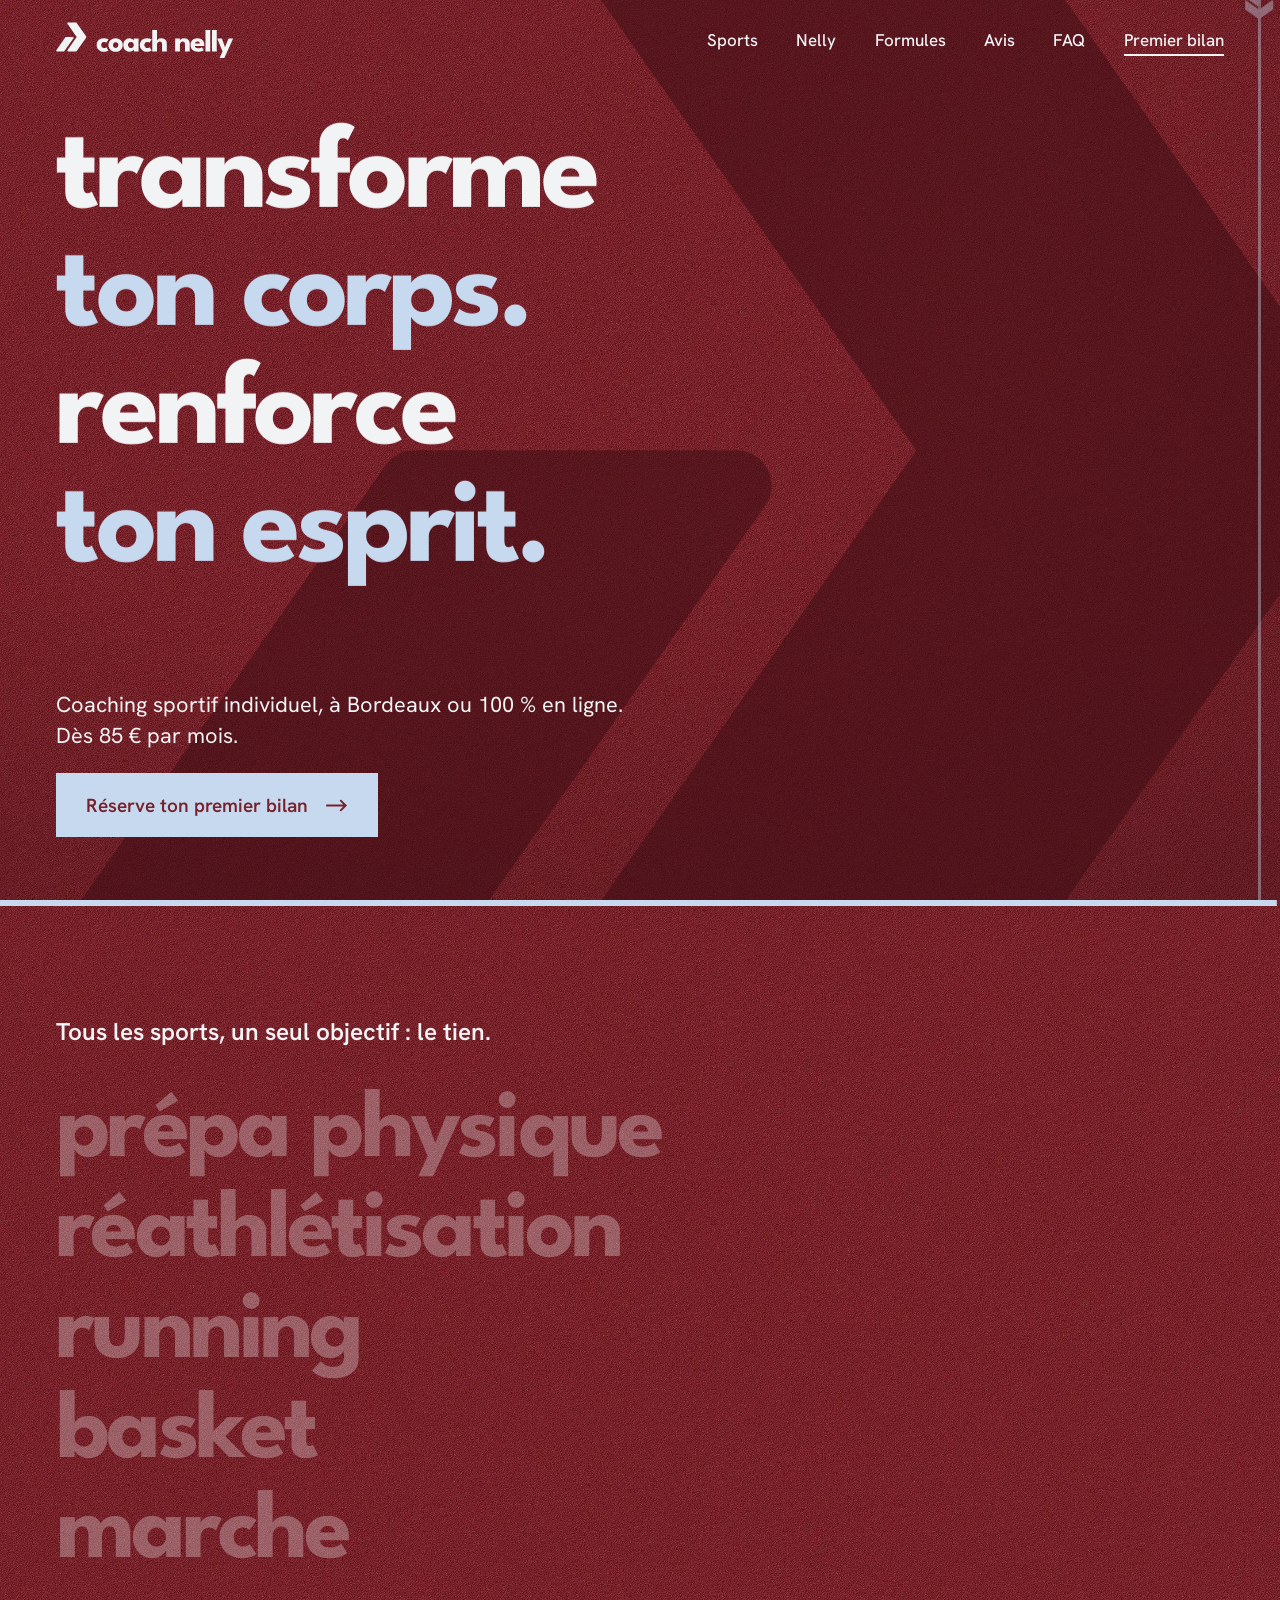
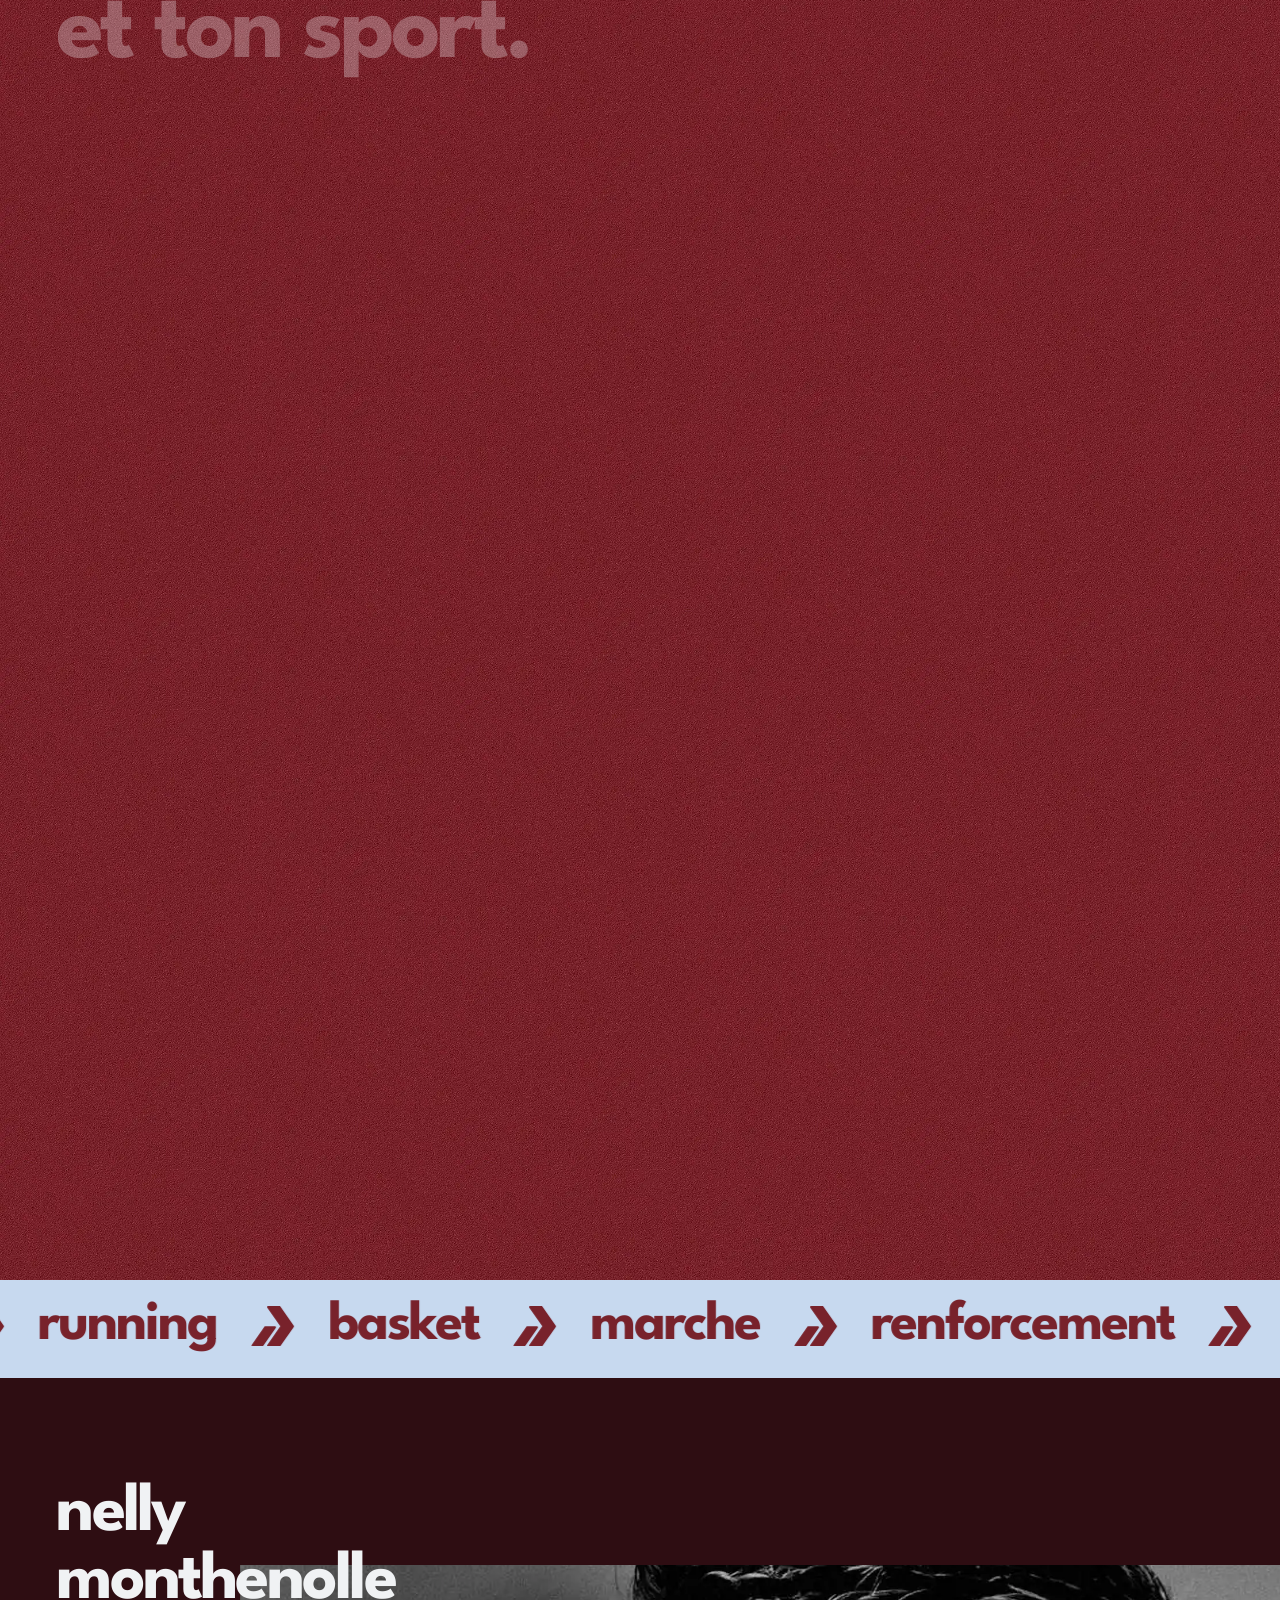
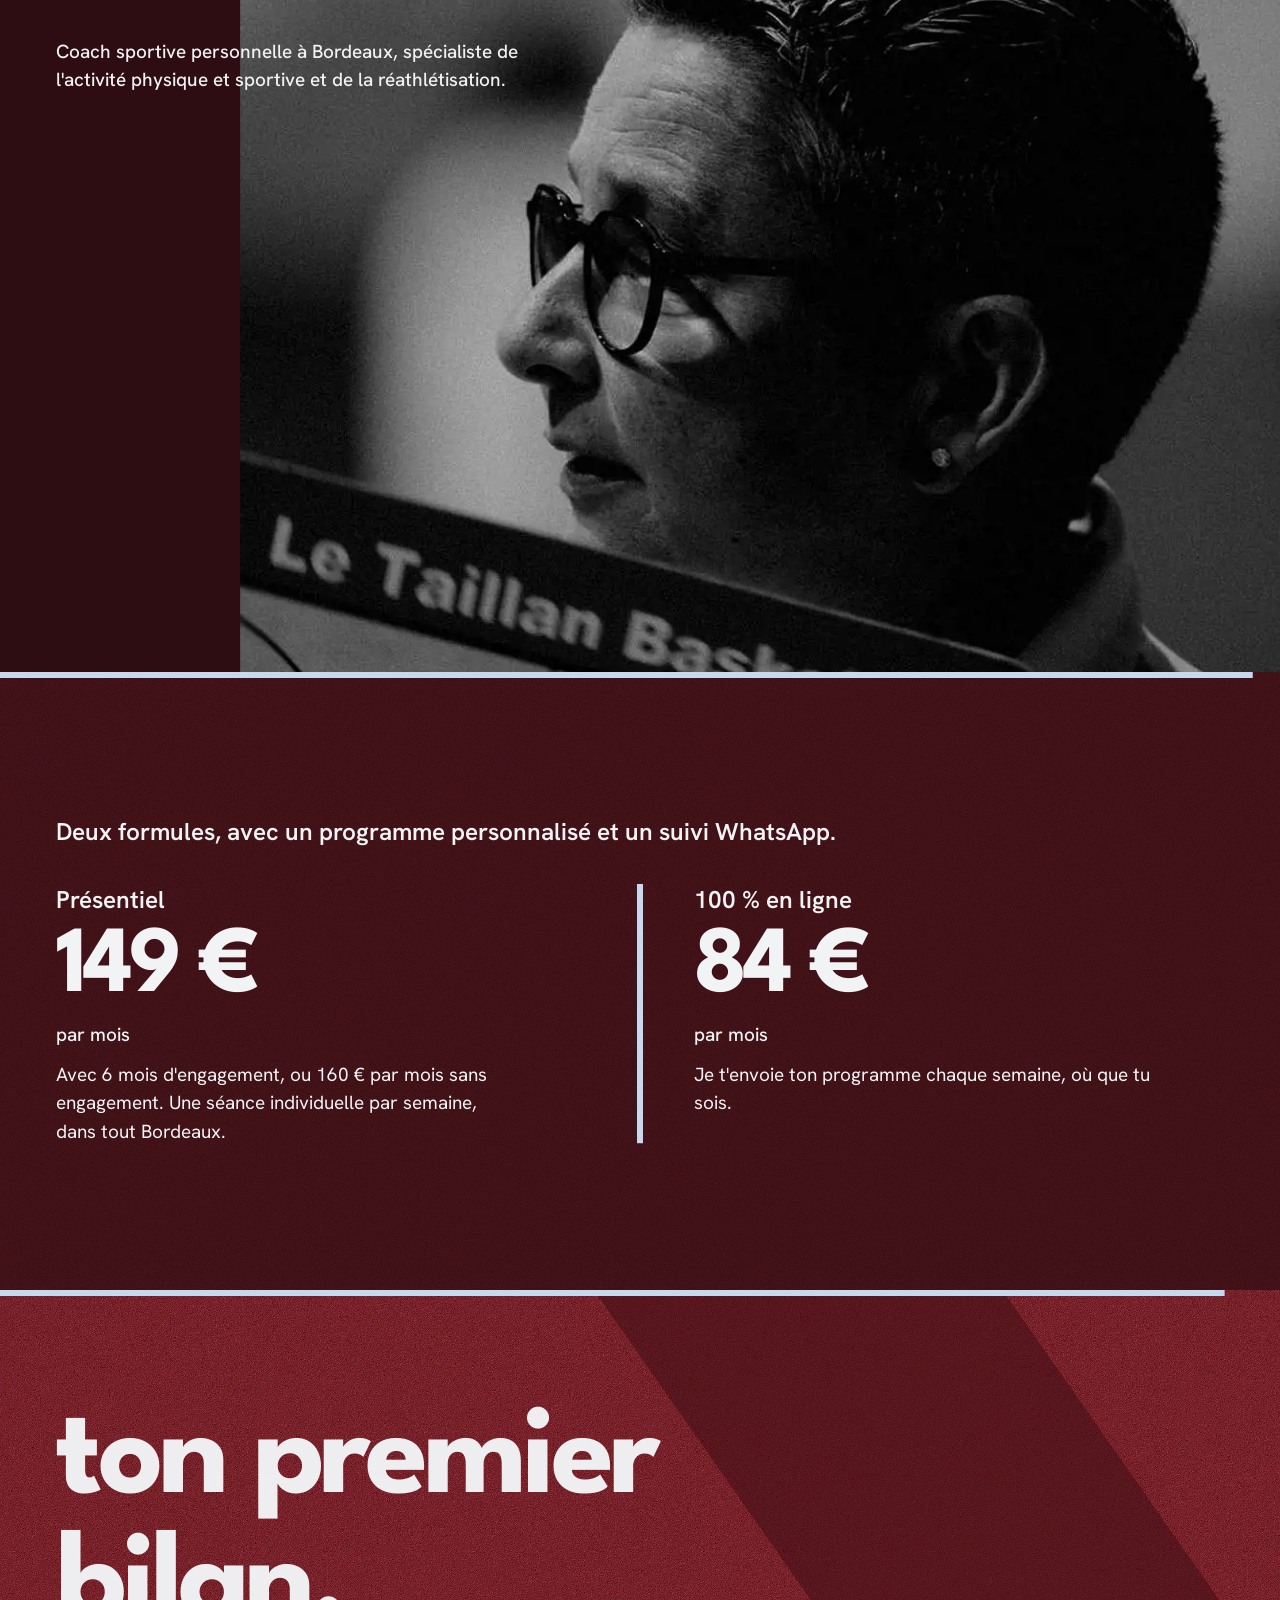
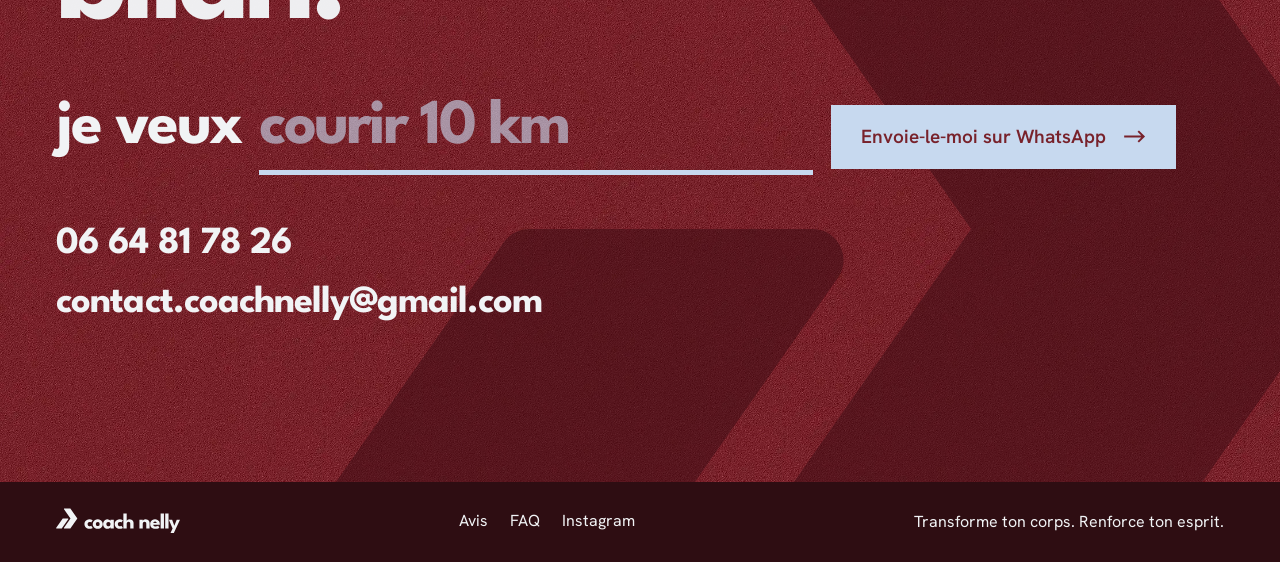
<file: index.html>
<!doctype html>
<html lang="fr" data-type="service">
<head>
<meta charset="utf-8">
<meta name="robots" content="noindex">
<meta name="viewport" content="width=device-width, initial-scale=1, viewport-fit=cover">
<title>Coach sportif à Bordeaux, en présentiel ou en ligne | Coach Nelly</title>
<meta name="description" content="Nelly Monthenolle, coach sportive à Bordeaux : coaching individuel en présentiel ou 100 % en ligne, programme personnalisé et suivi WhatsApp. Dès 85 € par mois.">
<link rel="canonical" href="https://adriensmbr.github.io/coach-nelly/">
<meta property="og:type" content="website"><meta property="og:locale" content="fr_FR"><meta property="og:site_name" content="Coach Nelly"><meta property="og:title" content="Coach sportif à Bordeaux, en présentiel ou en ligne | Coach Nelly"><meta property="og:description" content="Nelly Monthenolle, coach sportive à Bordeaux : coaching individuel en présentiel ou 100 % en ligne, programme personnalisé et suivi WhatsApp. Dès 85 € par mois."><meta property="og:url" content="https://adriensmbr.github.io/coach-nelly/"><meta property="og:image" content="https://adriensmbr.github.io/coach-nelly/og-image.jpg"><meta property="og:image:width" content="1200"><meta property="og:image:height" content="630"><meta property="og:image:alt" content="Coach Nelly : transforme ton corps, renforce ton esprit"><meta name="twitter:card" content="summary_large_image">
<meta name="site-kind" content="other"><meta name="page-type" content="service">
<link rel="icon" href="favicon.ico" sizes="48x48"><link rel="icon" href="favicon.svg" type="image/svg+xml"><link rel="apple-touch-icon" href="apple-touch-icon.png"><link rel="manifest" href="site.webmanifest"><meta name="theme-color" content="#78222B">
<link rel="preload" href="fonts/league-spartan-700.woff2" as="font" type="font/woff2" crossorigin><link rel="preload" href="fonts/hanken-500.woff2" as="font" type="font/woff2" crossorigin><link rel="preload" href="img/matiere.webp" as="image" type="image/webp">
<link rel="stylesheet" href="style.css?v=17">
<script>if(!matchMedia('(prefers-reduced-motion: reduce)').matches)document.documentElement.classList.add('js')</script>
<script type="application/ld+json">{"@context":"https://schema.org","@graph":[{"@type":"LocalBusiness","@id":"https://adriensmbr.github.io/coach-nelly/#coach","name":"Coach Nelly","description":"Coaching sportif individuel à Bordeaux ou 100 % en ligne : préparation physique, réathlétisation, running, basket et marche.","url":"https://adriensmbr.github.io/coach-nelly/","image":"https://adriensmbr.github.io/coach-nelly/og-image.jpg","logo":"https://adriensmbr.github.io/coach-nelly/favicon-512.png","telephone":"+33664817826","email":"contact.coachnelly@gmail.com","priceRange":"85 € à 160 € par mois","founder":{"@id":"https://adriensmbr.github.io/coach-nelly/#nelly"},"sameAs":["https://www.instagram.com/coach.nelly_/"],"makesOffer":[{"@type":"Offer","name":"Coaching présentiel avec 6 mois d'engagement","price":"150","priceCurrency":"EUR"},{"@type":"Offer","name":"Coaching présentiel sans engagement","price":"160","priceCurrency":"EUR"},{"@type":"Offer","name":"Coaching 100 % en ligne","price":"85","priceCurrency":"EUR"}],"address":{"@type":"PostalAddress","addressLocality":"Bordeaux","addressCountry":"FR"},"areaServed":{"@type":"City","name":"Bordeaux"}},{"@type":"Person","@id":"https://adriensmbr.github.io/coach-nelly/#nelly","name":"Nelly Monthenolle","jobTitle":"Coach sportive personnelle","worksFor":{"@id":"https://adriensmbr.github.io/coach-nelly/#coach"}},{"@type":"WebSite","@id":"https://adriensmbr.github.io/coach-nelly/#site","url":"https://adriensmbr.github.io/coach-nelly/","name":"Coach Nelly","inLanguage":"fr-FR"}]}</script>
</head>
<body>
<svg width="0" height="0" style="position:absolute" aria-hidden="true"><symbol id="sym" viewBox="22.0 27.8 212.0 200.3"><path fill="currentColor" d="M87.22 130.22C88.2 128.83 89.8 128 91.5 128L139.27 128C143.49 128 145.96 132.75 143.54 136.21L80.74 225.93C79.76 227.32 78.17 228.15 76.47 228.15L28.69 228.15C24.47 228.15 22 223.4 24.42 219.94ZM101.62 36.06C99.2 32.6 101.67 27.85 105.89 27.85L162.01 27.85C163.72 27.85 165.31 28.68 166.29 30.07L232.74 125.01C234 126.8 234 129.2 232.74 130.99L166.29 225.93C165.31 227.32 163.72 228.15 162.01 228.15L105.89 228.15C101.67 228.15 99.2 223.4 101.62 219.94L165.98 128Z"/></symbol><symbol id="chv" viewBox="100 27.8 135 200.3"><path fill="currentColor" d="M101.62 36.06C99.2 32.6 101.67 27.85 105.89 27.85L162.01 27.85C163.72 27.85 165.31 28.68 166.29 30.07L232.74 125.01C234 126.8 234 129.2 232.74 130.99L166.29 225.93C165.31 227.32 163.72 228.15 162.01 228.15L105.89 228.15C101.67 228.15 99.2 223.4 101.62 219.94L165.98 128Z"/></symbol></svg>
<a class="skip" href="#sports">Aller au contenu</a>
<div class="start" aria-hidden="true"><svg viewBox="0 0 212 200.3"><use href="#sym"/></svg></div>
<div class="spot" aria-hidden="true"></div>
<div class="run" aria-hidden="true"><svg viewBox="0 0 212 200.3"><use href="#sym"/></svg></div>
<header class="top">
  <a href="#top" aria-label="coach nelly, accueil"><svg class="lg" viewBox="0.0 -94.4 569.1 128.4" role="img" aria-label="coach nelly"><path fill="currentColor" d="M30.09 -45.17C30.54 -45.82 31.27 -46.2 32.06 -46.2L54.1 -46.2C56.04 -46.2 57.18 -44.01 56.07 -42.41L27.1 -1.03C26.65 -0.38 25.91 0 25.13 0L3.09 0C1.14 0 0 -2.19 1.12 -3.79ZM36.73 -88.61C35.61 -90.21 36.75 -92.4 38.7 -92.4L64.59 -92.4C65.37 -92.4 66.11 -92.02 66.56 -91.37L97.22 -47.58C97.8 -46.75 97.8 -45.65 97.22 -44.82L66.56 -1.03C66.11 -0.38 65.37 0 64.59 0L38.7 0C36.75 0 35.61 -2.19 36.73 -3.79L66.42 -46.2ZM154.26 -10.73Q157.1 -10.73 158.95 -11.71Q160.8 -12.7 161.44 -13.3L168.4 -2.98Q167.6 -2.33 165.65 -1.32Q163.7 -0.32 160.78 0.44Q157.85 1.2 154.12 1.2Q147.03 1.2 141.69 -1.48Q136.36 -4.17 133.38 -9.05Q130.41 -13.94 130.41 -20.55Q130.41 -27.21 133.38 -32.06Q136.36 -36.92 141.69 -39.58Q147.03 -42.25 154.12 -42.25Q157.78 -42.25 160.7 -41.48Q163.62 -40.71 165.64 -39.72Q167.65 -38.73 168.45 -38.03L161.35 -27.66Q161.01 -28 160.09 -28.64Q159.16 -29.28 157.71 -29.8Q156.26 -30.32 154.26 -30.32Q151.8 -30.32 149.67 -29.05Q147.54 -27.78 146.25 -25.58Q144.95 -23.39 144.95 -20.55Q144.95 -17.71 146.25 -15.49Q147.54 -13.27 149.67 -12Q151.8 -10.73 154.26 -10.73ZM191.5 1.2Q184.77 1.2 179.54 -1.57Q174.3 -4.35 171.33 -9.23Q168.35 -14.11 168.35 -20.4Q168.35 -26.69 171.33 -31.63Q174.3 -36.57 179.54 -39.41Q184.77 -42.25 191.5 -42.25Q198.22 -42.25 203.37 -39.41Q208.53 -36.57 211.44 -31.63Q214.36 -26.69 214.36 -20.4Q214.36 -14.11 211.44 -9.23Q208.53 -4.35 203.37 -1.57Q198.22 1.2 191.5 1.2ZM191.5 -11.31Q194.11 -11.31 196.01 -12.46Q197.91 -13.61 198.95 -15.7Q199.99 -17.78 199.99 -20.47Q199.99 -23.16 198.95 -25.26Q197.91 -27.36 196.01 -28.55Q194.11 -29.74 191.5 -29.74Q188.88 -29.74 186.95 -28.55Q185.03 -27.36 183.96 -25.26Q182.9 -23.16 182.9 -20.47Q182.9 -17.78 183.96 -15.7Q185.03 -13.61 186.95 -12.46Q188.88 -11.31 191.5 -11.31ZM250.07 0V-6.66Q249.63 -5.63 247.82 -3.73Q246.01 -1.84 243.01 -0.32Q240.01 1.2 235.97 1.2Q230.01 1.2 225.51 -1.72Q221 -4.64 218.5 -9.56Q216 -14.48 216 -20.5Q216 -26.52 218.5 -31.44Q221 -36.36 225.51 -39.31Q230.01 -42.25 235.97 -42.25Q239.87 -42.25 242.75 -41.02Q245.63 -39.78 247.45 -38.11Q249.27 -36.45 249.93 -35.06V-41.05H265.03V0ZM230.91 -20.5Q230.91 -17.68 232.21 -15.46Q233.51 -13.24 235.68 -11.98Q237.85 -10.73 240.47 -10.73Q243.22 -10.73 245.34 -12Q247.45 -13.26 248.66 -15.49Q249.87 -17.71 249.87 -20.5Q249.87 -23.29 248.66 -25.51Q247.45 -27.74 245.34 -29.03Q243.22 -30.32 240.47 -30.32Q237.85 -30.32 235.68 -29.04Q233.51 -27.76 232.21 -25.54Q230.91 -23.32 230.91 -20.5ZM292.96 -10.73Q295.8 -10.73 297.65 -11.71Q299.5 -12.7 300.14 -13.3L307.1 -2.98Q306.3 -2.33 304.35 -1.32Q302.4 -0.32 299.48 0.44Q296.55 1.2 292.82 1.2Q285.73 1.2 280.39 -1.48Q275.06 -4.17 272.08 -9.05Q269.11 -13.94 269.11 -20.55Q269.11 -27.21 272.08 -32.06Q275.06 -36.92 280.39 -39.58Q285.73 -42.25 292.82 -42.25Q296.48 -42.25 299.4 -41.48Q302.32 -40.71 304.34 -39.72Q306.35 -38.73 307.15 -38.03L300.05 -27.66Q299.71 -28 298.79 -28.64Q297.86 -29.28 296.41 -29.8Q294.96 -30.32 292.96 -30.32Q290.5 -30.32 288.37 -29.05Q286.24 -27.78 284.95 -25.58Q283.65 -23.39 283.65 -20.55Q283.65 -17.71 284.95 -15.49Q286.24 -13.27 288.37 -12Q290.5 -10.73 292.96 -10.73ZM337.89 -42.25Q342.22 -42.25 346.31 -40.51Q350.4 -38.77 353.05 -34.97Q355.7 -31.18 355.7 -25.05V0H340.48V-22.54Q340.48 -26.93 338.52 -29.17Q336.57 -31.41 333.17 -31.41Q330.91 -31.41 328.85 -30.22Q326.8 -29.03 325.51 -26.92Q324.23 -24.81 324.23 -22.04V0H308.99V-68.8H324.23V-35.01Q324.78 -36.67 326.72 -38.34Q328.65 -40 331.57 -41.13Q334.5 -42.25 337.89 -42.25ZM411.43 -42.25Q415.76 -42.25 419.85 -40.51Q423.94 -38.77 426.59 -34.97Q429.25 -31.18 429.25 -25.05V0H414.02V-22.54Q414.02 -26.93 411.92 -29.17Q409.82 -31.41 406.42 -31.41Q404.16 -31.41 402.18 -30.22Q400.19 -29.03 398.98 -26.92Q397.77 -24.81 397.77 -22.04V0H382.57V-41.05H397.77V-35.01Q398.32 -36.67 400.26 -38.34Q402.2 -40 405.13 -41.13Q408.05 -42.25 411.43 -42.25ZM446.17 -17.32Q446.35 -15.1 447.58 -13.39Q448.82 -11.68 451.05 -10.71Q453.27 -9.75 456.35 -9.75Q459.22 -9.75 461.56 -10.34Q463.9 -10.93 465.62 -11.84Q467.35 -12.75 468.27 -13.7L474.17 -4.3Q472.92 -2.95 470.66 -1.69Q468.4 -0.42 464.7 0.39Q461 1.2 455.35 1.2Q448.52 1.2 443.22 -1.35Q437.92 -3.9 434.9 -8.86Q431.87 -13.82 431.87 -20.97Q431.87 -26.97 434.5 -31.8Q437.12 -36.62 442.11 -39.44Q447.1 -42.25 454.15 -42.25Q460.85 -42.25 465.76 -39.8Q470.67 -37.35 473.35 -32.52Q476.02 -27.7 476.02 -20.52Q476.02 -20.12 476 -18.91Q475.97 -17.7 475.87 -17.32ZM461.74 -25.25Q461.69 -26.87 460.89 -28.45Q460.09 -30.02 458.49 -31.05Q456.9 -32.07 454.37 -32.07Q451.87 -32.07 450.16 -31.1Q448.45 -30.12 447.55 -28.57Q446.65 -27.02 446.52 -25.25ZM495.08 0H479.85V-68.8H495.08ZM516.08 0H500.85V-68.8H516.08ZM542.6 -13.17 553.69 -41.05H568.61L540.38 20.8H525.18L534.67 0L517.52 -41.05H532.67Z"/></svg></a>
  <nav aria-label="Menu"><a class="u" href="#sports">Sports</a><a class="u" href="#nelly">Nelly</a><a class="u" href="#formules">Formules</a><a class="u" href="avis.html">Avis</a><a class="u" href="faq.html">FAQ</a><a class="u" href="#bilan">Premier bilan</a></nav>
  <button class="mb" type="button" aria-expanded="false" aria-controls="sheet"><svg viewBox="0 0 135 200.3" aria-hidden="true"><use href="#chv"/></svg><span>menu</span></button>
</header>
<div class="sheet" id="sheet"><svg class="ton" viewBox="0 0 212 200.3" aria-hidden="true"><use href="#sym"/></svg>
<nav aria-label="Menu mobile"><ul><li style="--i:0"><a href="#sports"><svg viewBox="0 0 135 200.3" aria-hidden="true"><use href="#chv"/></svg>sports</a></li><li style="--i:1"><a href="#nelly"><svg viewBox="0 0 135 200.3" aria-hidden="true"><use href="#chv"/></svg>nelly</a></li><li style="--i:2"><a href="#formules"><svg viewBox="0 0 135 200.3" aria-hidden="true"><use href="#chv"/></svg>formules</a></li><li style="--i:3"><a href="avis.html"><svg viewBox="0 0 135 200.3" aria-hidden="true"><use href="#chv"/></svg>avis</a></li><li style="--i:4"><a href="faq.html"><svg viewBox="0 0 135 200.3" aria-hidden="true"><use href="#chv"/></svg>faq</a></li><li style="--i:5"><a href="#bilan"><svg viewBox="0 0 135 200.3" aria-hidden="true"><use href="#chv"/></svg>premier bilan</a></li></ul></nav>
<a class="btn" href="#bilan">Réserve ton premier bilan<svg class="ar" viewBox="0 0 20 12" aria-hidden="true"><path d="M0 6h18M13 1l5 5-5 5" fill="none" stroke="currentColor" stroke-width="1.8"/></svg></a>
<div class="ct"><a href="tel:+33664817826">06 64 81 78 26</a><a href="mailto:contact.coachnelly@gmail.com">contact.coachnelly@gmail.com</a><a href="https://www.instagram.com/coach.nelly_/" rel="noopener">@coach.nelly_</a></div></div>
<main id="top">
  <section class="hero" aria-labelledby="h">
    <div class="hl" aria-hidden="true"><svg class="ton" viewBox="0 0 212 200.3"><use href="#sym"/></svg></div>
    <h1 id="h" class="d"><span><i>transforme</i></span><span><i>ton corps.</i></span><span><i>renforce</i></span><span><i>ton esprit.</i></span></h1>
    <div class="foot"><p>Coaching sportif individuel, à Bordeaux ou 100 % en ligne. Dès 85 € par mois.</p><a class="btn" href="#bilan">Réserve ton premier bilan<svg class="ar" viewBox="0 0 20 12" aria-hidden="true"><path d="M0 6h18M13 1l5 5-5 5" fill="none" stroke="currentColor" stroke-width="1.8"/></svg></a></div>
  </section>
  <section class="lane" id="sports" aria-labelledby="s-h">
        <div><h2 id="s-h">Tous les sports, un seul objectif : le tien.</h2><ul class="big"><li>prépa physique</li><li>réathlétisation</li><li>running</li><li>basket</li><li>marche</li><li>et ton sport.</li></ul></div>
  </section>
  <div class="band" aria-hidden="true"><div></div></div>
  <section class="nelly" id="nelly" aria-labelledby="n-h">
    <img src="img/nelly.webp" srcset="img/nelly-1000.webp 1000w, img/nelly.webp 2240w" sizes="100vw" decoding="async" alt="Nelly de profil, concentrée, un tableau de basket à la main" width="2240" height="1260" loading="lazy">
    <div><h2 id="n-h">nelly<br>monthenolle</h2><p>Coach sportive personnelle à Bordeaux, spécialiste de l'activité physique et sportive et de la réathlétisation.</p></div>
  </section>
  <section class="lane" id="formules" aria-labelledby="f-h">
        <div><h2 id="f-h">Deux formules, avec un programme personnalisé et un suivi WhatsApp.</h2>
    <div class="offers">
      <article class="of"><h3>Présentiel</h3><p class="pr">150 €<small>par mois</small></p><p class="n">Avec 6 mois d'engagement, ou 160 € par mois sans engagement. Une séance individuelle par semaine, dans tout Bordeaux.</p></article>
      <div class="vl" aria-hidden="true"></div>
      <article class="of"><h3>100 % en ligne</h3><p class="pr">85 €<small>par mois</small></p><p class="n">Je t'envoie ton programme chaque semaine, où que tu sois.</p></article>
    </div></div>
  </section>
  <section class="lane close" id="bilan" aria-labelledby="b-h">
    <svg class="ton num" viewBox="0 0 212 200.3" aria-hidden="true"><use href="#sym"/></svg>
    <div><h2 id="b-h" class="d big2" style="margin:0;font-family:var(--t);font-weight:700;letter-spacing:-.04em;line-height:.98">ton premier<br>bilan.</h2>
    <form class="goal" id="goal" action="https://wa.me/33664817826" method="get" target="_blank">
      <label for="g">je veux</label><input id="g" name="text" type="text" maxlength="80" autocomplete="off" enterkeyhint="send" placeholder="courir 10 km">
      <button class="btn" type="submit">Envoie-le-moi sur WhatsApp<svg class="ar" viewBox="0 0 20 12" aria-hidden="true"><path d="M0 6h18M13 1l5 5-5 5" fill="none" stroke="currentColor" stroke-width="1.8"/></svg></button>
    </form>
    <p class="ways"><a class="u" href="tel:+33664817826">06 64 81 78 26</a><a class="u" href="mailto:contact.coachnelly@gmail.com?subject=Premier%20bilan">contact.coachnelly@gmail.com</a></p></div>
  </section>
</main>
<footer><svg class="lg" viewBox="0.0 -94.4 569.1 128.4" aria-hidden="true"><path fill="currentColor" d="M30.09 -45.17C30.54 -45.82 31.27 -46.2 32.06 -46.2L54.1 -46.2C56.04 -46.2 57.18 -44.01 56.07 -42.41L27.1 -1.03C26.65 -0.38 25.91 0 25.13 0L3.09 0C1.14 0 0 -2.19 1.12 -3.79ZM36.73 -88.61C35.61 -90.21 36.75 -92.4 38.7 -92.4L64.59 -92.4C65.37 -92.4 66.11 -92.02 66.56 -91.37L97.22 -47.58C97.8 -46.75 97.8 -45.65 97.22 -44.82L66.56 -1.03C66.11 -0.38 65.37 0 64.59 0L38.7 0C36.75 0 35.61 -2.19 36.73 -3.79L66.42 -46.2ZM154.26 -10.73Q157.1 -10.73 158.95 -11.71Q160.8 -12.7 161.44 -13.3L168.4 -2.98Q167.6 -2.33 165.65 -1.32Q163.7 -0.32 160.78 0.44Q157.85 1.2 154.12 1.2Q147.03 1.2 141.69 -1.48Q136.36 -4.17 133.38 -9.05Q130.41 -13.94 130.41 -20.55Q130.41 -27.21 133.38 -32.06Q136.36 -36.92 141.69 -39.58Q147.03 -42.25 154.12 -42.25Q157.78 -42.25 160.7 -41.48Q163.62 -40.71 165.64 -39.72Q167.65 -38.73 168.45 -38.03L161.35 -27.66Q161.01 -28 160.09 -28.64Q159.16 -29.28 157.71 -29.8Q156.26 -30.32 154.26 -30.32Q151.8 -30.32 149.67 -29.05Q147.54 -27.78 146.25 -25.58Q144.95 -23.39 144.95 -20.55Q144.95 -17.71 146.25 -15.49Q147.54 -13.27 149.67 -12Q151.8 -10.73 154.26 -10.73ZM191.5 1.2Q184.77 1.2 179.54 -1.57Q174.3 -4.35 171.33 -9.23Q168.35 -14.11 168.35 -20.4Q168.35 -26.69 171.33 -31.63Q174.3 -36.57 179.54 -39.41Q184.77 -42.25 191.5 -42.25Q198.22 -42.25 203.37 -39.41Q208.53 -36.57 211.44 -31.63Q214.36 -26.69 214.36 -20.4Q214.36 -14.11 211.44 -9.23Q208.53 -4.35 203.37 -1.57Q198.22 1.2 191.5 1.2ZM191.5 -11.31Q194.11 -11.31 196.01 -12.46Q197.91 -13.61 198.95 -15.7Q199.99 -17.78 199.99 -20.47Q199.99 -23.16 198.95 -25.26Q197.91 -27.36 196.01 -28.55Q194.11 -29.74 191.5 -29.74Q188.88 -29.74 186.95 -28.55Q185.03 -27.36 183.96 -25.26Q182.9 -23.16 182.9 -20.47Q182.9 -17.78 183.96 -15.7Q185.03 -13.61 186.95 -12.46Q188.88 -11.31 191.5 -11.31ZM250.07 0V-6.66Q249.63 -5.63 247.82 -3.73Q246.01 -1.84 243.01 -0.32Q240.01 1.2 235.97 1.2Q230.01 1.2 225.51 -1.72Q221 -4.64 218.5 -9.56Q216 -14.48 216 -20.5Q216 -26.52 218.5 -31.44Q221 -36.36 225.51 -39.31Q230.01 -42.25 235.97 -42.25Q239.87 -42.25 242.75 -41.02Q245.63 -39.78 247.45 -38.11Q249.27 -36.45 249.93 -35.06V-41.05H265.03V0ZM230.91 -20.5Q230.91 -17.68 232.21 -15.46Q233.51 -13.24 235.68 -11.98Q237.85 -10.73 240.47 -10.73Q243.22 -10.73 245.34 -12Q247.45 -13.26 248.66 -15.49Q249.87 -17.71 249.87 -20.5Q249.87 -23.29 248.66 -25.51Q247.45 -27.74 245.34 -29.03Q243.22 -30.32 240.47 -30.32Q237.85 -30.32 235.68 -29.04Q233.51 -27.76 232.21 -25.54Q230.91 -23.32 230.91 -20.5ZM292.96 -10.73Q295.8 -10.73 297.65 -11.71Q299.5 -12.7 300.14 -13.3L307.1 -2.98Q306.3 -2.33 304.35 -1.32Q302.4 -0.32 299.48 0.44Q296.55 1.2 292.82 1.2Q285.73 1.2 280.39 -1.48Q275.06 -4.17 272.08 -9.05Q269.11 -13.94 269.11 -20.55Q269.11 -27.21 272.08 -32.06Q275.06 -36.92 280.39 -39.58Q285.73 -42.25 292.82 -42.25Q296.48 -42.25 299.4 -41.48Q302.32 -40.71 304.34 -39.72Q306.35 -38.73 307.15 -38.03L300.05 -27.66Q299.71 -28 298.79 -28.64Q297.86 -29.28 296.41 -29.8Q294.96 -30.32 292.96 -30.32Q290.5 -30.32 288.37 -29.05Q286.24 -27.78 284.95 -25.58Q283.65 -23.39 283.65 -20.55Q283.65 -17.71 284.95 -15.49Q286.24 -13.27 288.37 -12Q290.5 -10.73 292.96 -10.73ZM337.89 -42.25Q342.22 -42.25 346.31 -40.51Q350.4 -38.77 353.05 -34.97Q355.7 -31.18 355.7 -25.05V0H340.48V-22.54Q340.48 -26.93 338.52 -29.17Q336.57 -31.41 333.17 -31.41Q330.91 -31.41 328.85 -30.22Q326.8 -29.03 325.51 -26.92Q324.23 -24.81 324.23 -22.04V0H308.99V-68.8H324.23V-35.01Q324.78 -36.67 326.72 -38.34Q328.65 -40 331.57 -41.13Q334.5 -42.25 337.89 -42.25ZM411.43 -42.25Q415.76 -42.25 419.85 -40.51Q423.94 -38.77 426.59 -34.97Q429.25 -31.18 429.25 -25.05V0H414.02V-22.54Q414.02 -26.93 411.92 -29.17Q409.82 -31.41 406.42 -31.41Q404.16 -31.41 402.18 -30.22Q400.19 -29.03 398.98 -26.92Q397.77 -24.81 397.77 -22.04V0H382.57V-41.05H397.77V-35.01Q398.32 -36.67 400.26 -38.34Q402.2 -40 405.13 -41.13Q408.05 -42.25 411.43 -42.25ZM446.17 -17.32Q446.35 -15.1 447.58 -13.39Q448.82 -11.68 451.05 -10.71Q453.27 -9.75 456.35 -9.75Q459.22 -9.75 461.56 -10.34Q463.9 -10.93 465.62 -11.84Q467.35 -12.75 468.27 -13.7L474.17 -4.3Q472.92 -2.95 470.66 -1.69Q468.4 -0.42 464.7 0.39Q461 1.2 455.35 1.2Q448.52 1.2 443.22 -1.35Q437.92 -3.9 434.9 -8.86Q431.87 -13.82 431.87 -20.97Q431.87 -26.97 434.5 -31.8Q437.12 -36.62 442.11 -39.44Q447.1 -42.25 454.15 -42.25Q460.85 -42.25 465.76 -39.8Q470.67 -37.35 473.35 -32.52Q476.02 -27.7 476.02 -20.52Q476.02 -20.12 476 -18.91Q475.97 -17.7 475.87 -17.32ZM461.74 -25.25Q461.69 -26.87 460.89 -28.45Q460.09 -30.02 458.49 -31.05Q456.9 -32.07 454.37 -32.07Q451.87 -32.07 450.16 -31.1Q448.45 -30.12 447.55 -28.57Q446.65 -27.02 446.52 -25.25ZM495.08 0H479.85V-68.8H495.08ZM516.08 0H500.85V-68.8H516.08ZM542.6 -13.17 553.69 -41.05H568.61L540.38 20.8H525.18L534.67 0L517.52 -41.05H532.67Z"/></svg><nav aria-label="Pied de page"><a class="u" href="avis.html">Avis</a><a class="u" href="faq.html">FAQ</a><a class="u" href="https://www.instagram.com/coach.nelly_/" rel="noopener">Instagram</a></nav><p>Transforme ton corps. Renforce ton esprit.</p></footer>
<script src="menu.js?v=17" defer></script>
<script src="js/gsap.min.js" defer></script>
<script src="js/ScrollTrigger.min.js" defer></script>
<script src="js/lenis.min.js" defer></script>
<script src="effets.js?v=17" defer></script>
</body>
</html>
</file>
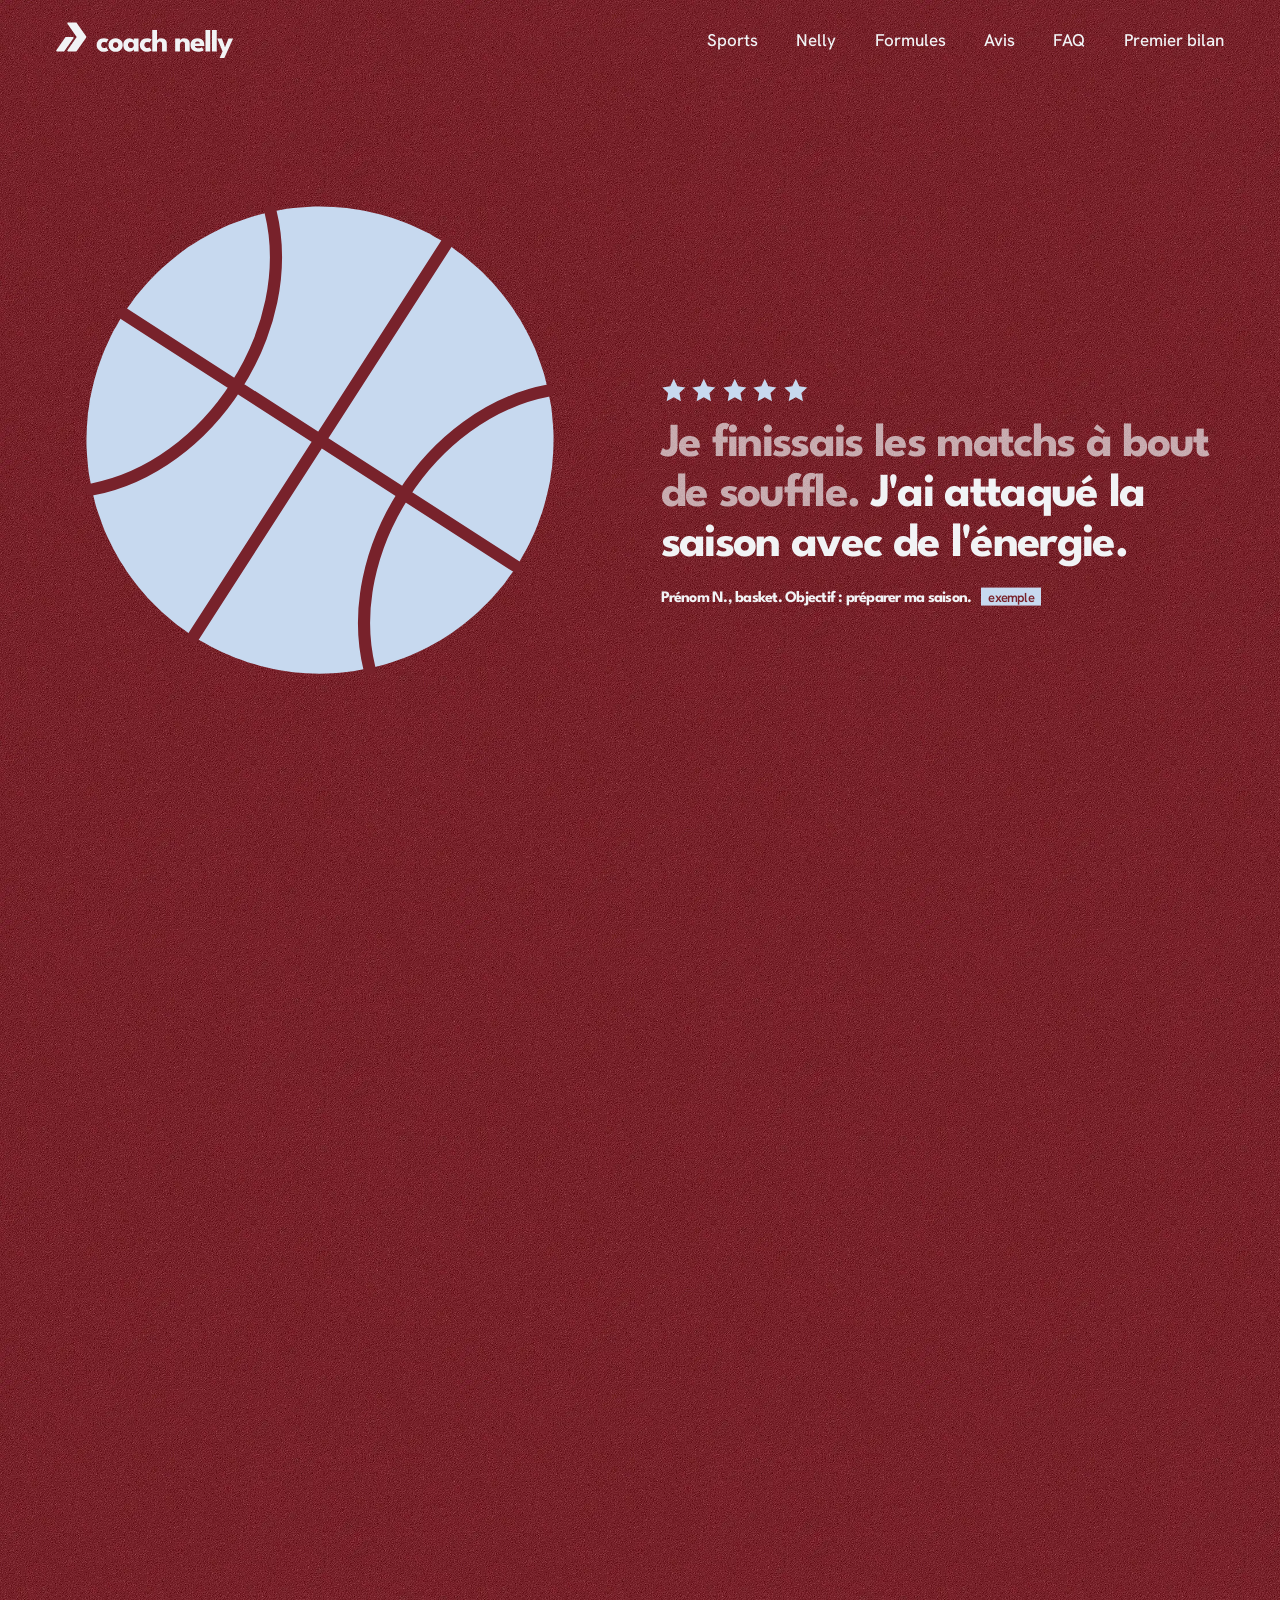
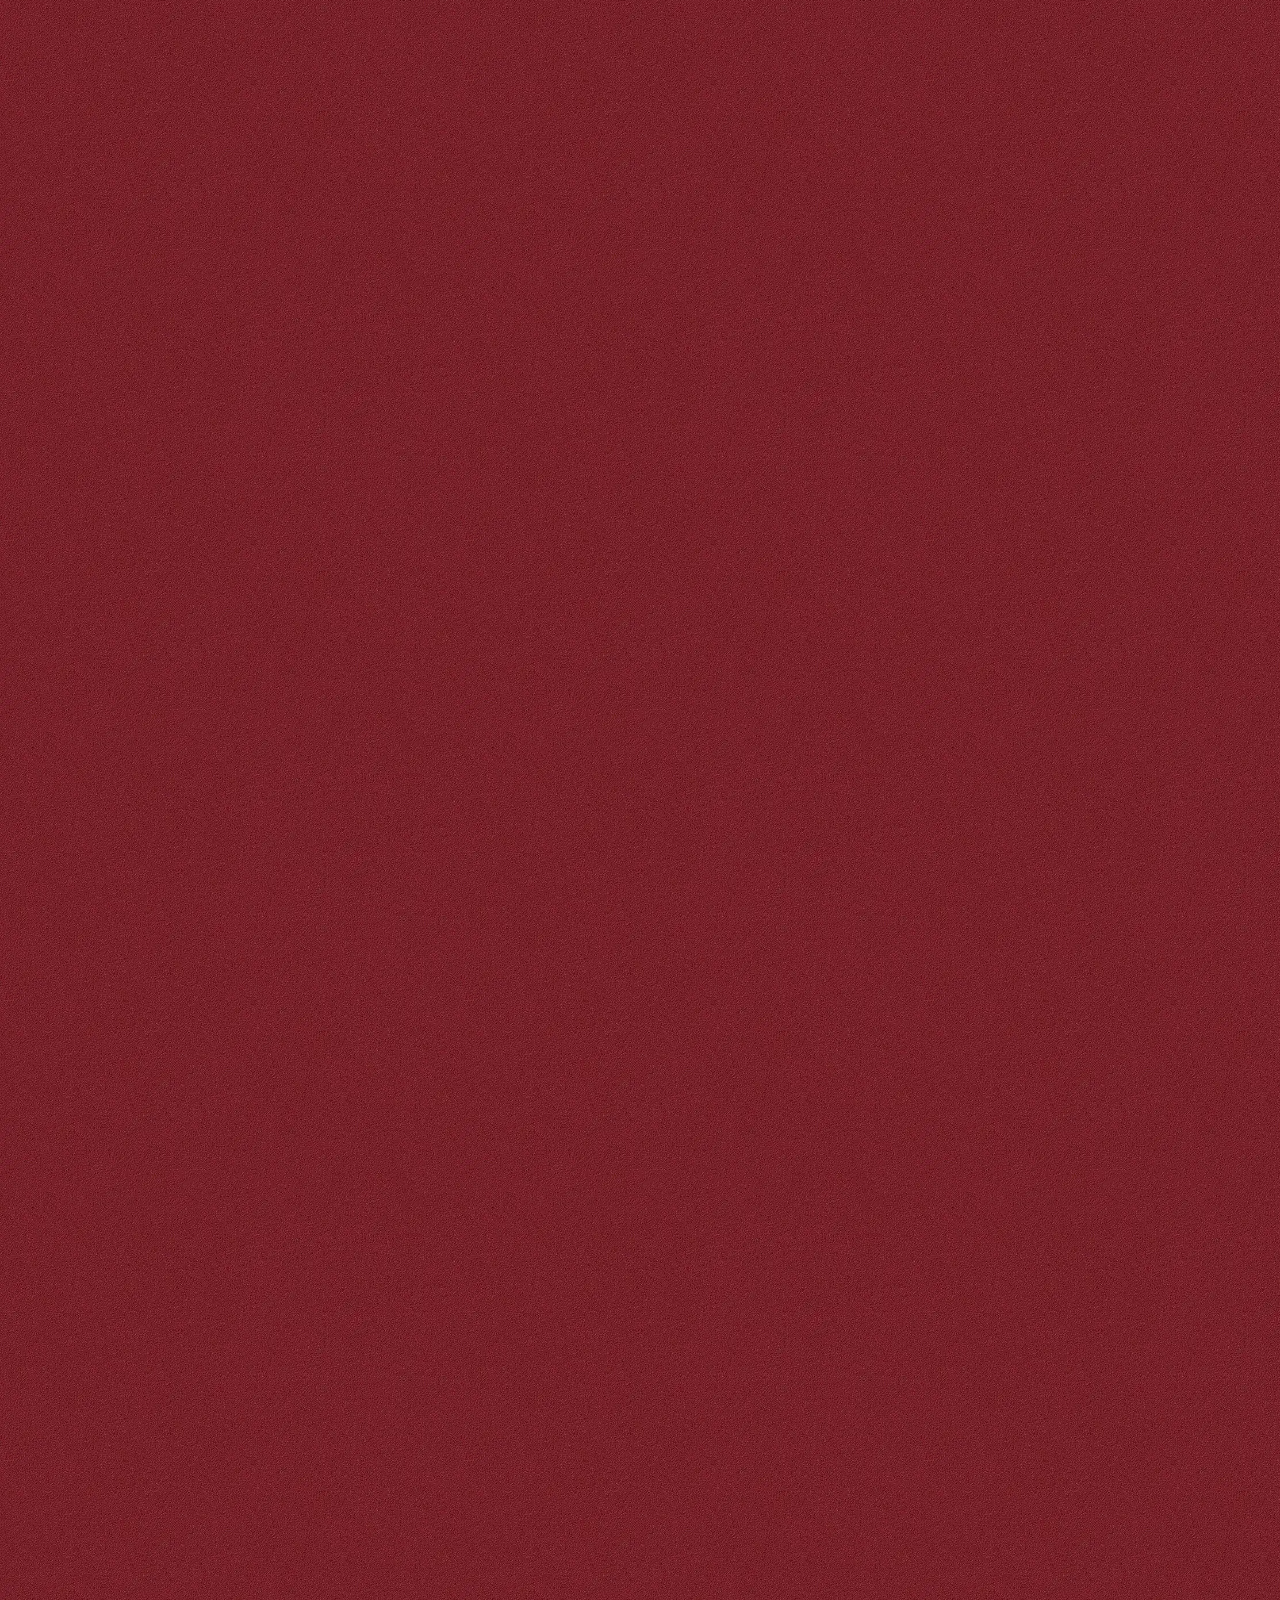
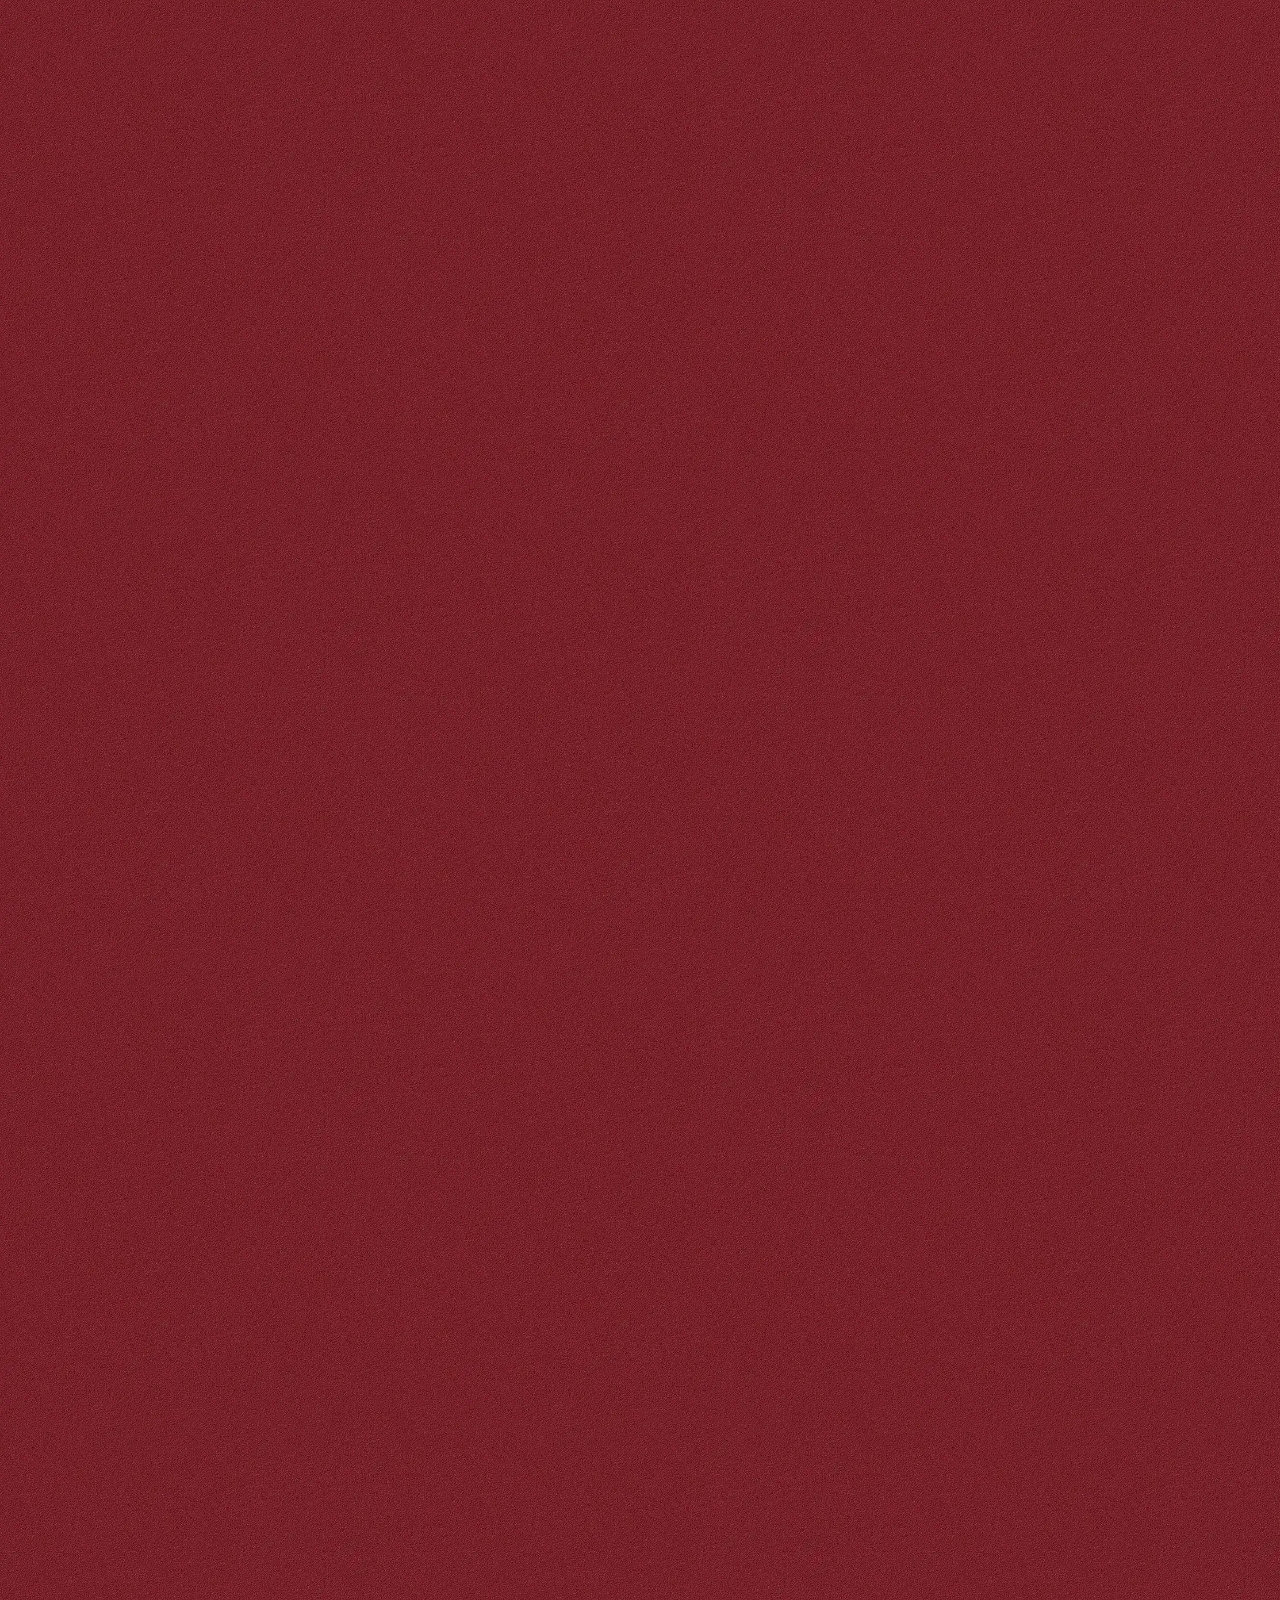
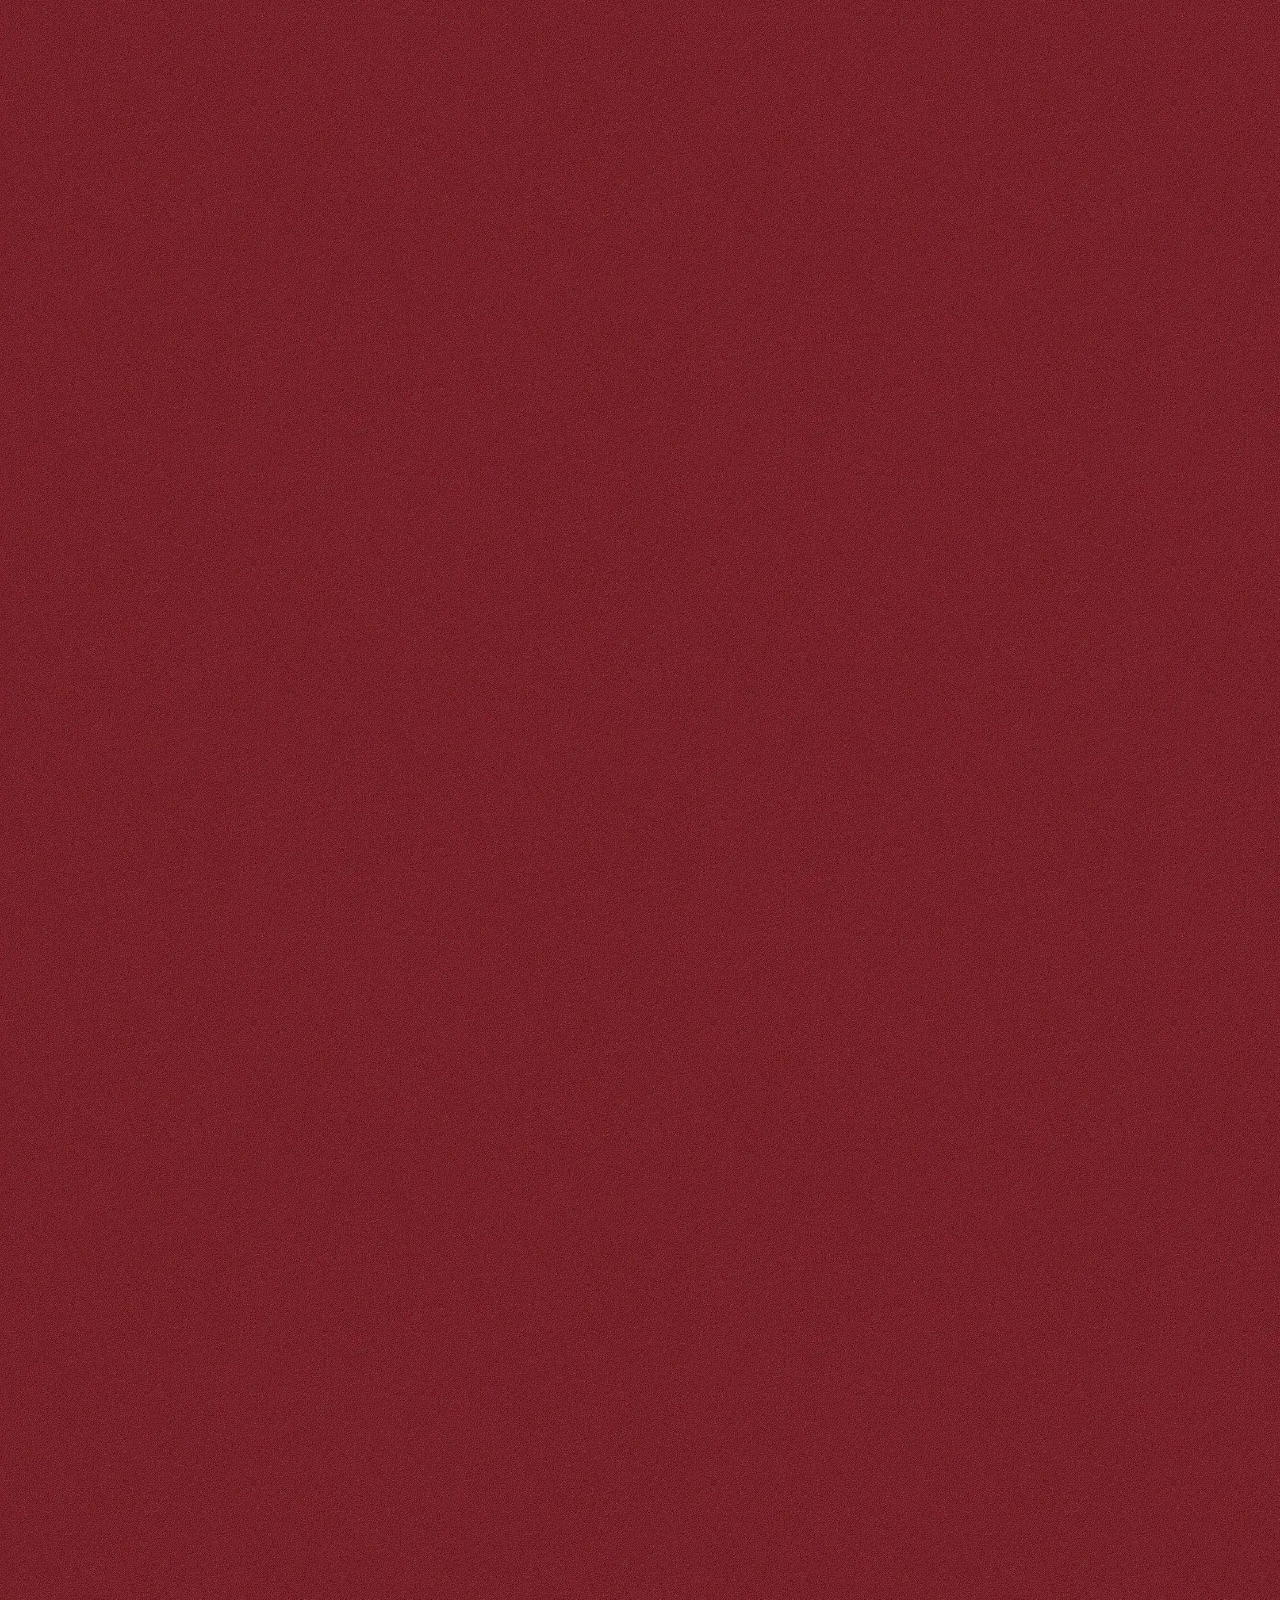
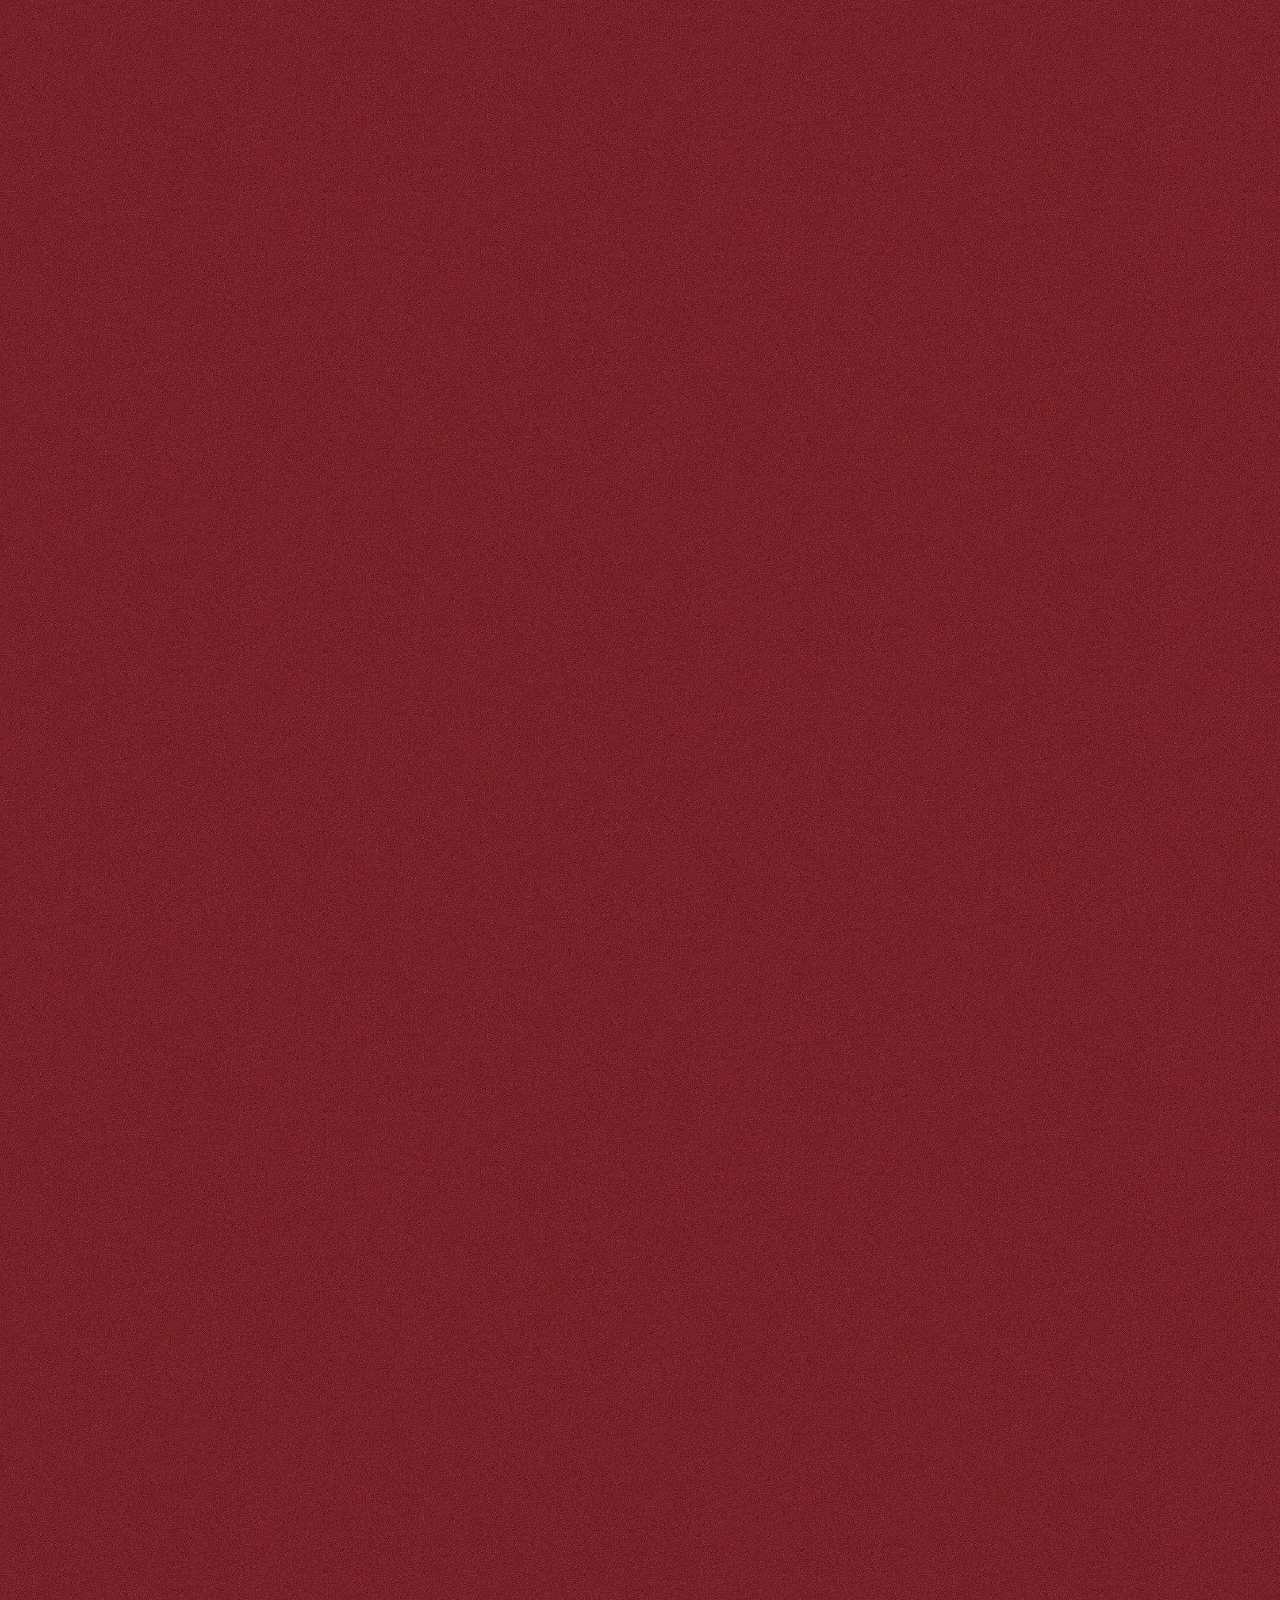
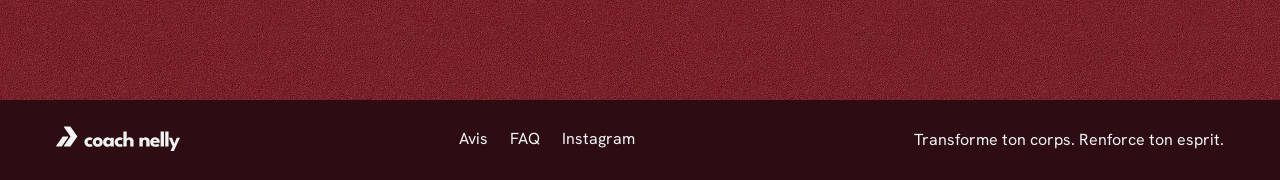
<file: avis.html>
<!doctype html>
<html lang="fr">
<head>
<meta charset="utf-8">
<meta name="robots" content="noindex">
<meta name="viewport" content="width=device-width, initial-scale=1, viewport-fit=cover">
<title>Avis sur Coach Nelly, coach sportive à Bordeaux</title>
<meta name="description" content="Les avis des personnes suivies par Nelly Monthenolle, coach sportive à Bordeaux : leur objectif de départ et ce qui a changé.">
<link rel="canonical" href="https://adriensmbr.github.io/coach-nelly/avis.html">
<meta property="og:type" content="website"><meta property="og:locale" content="fr_FR"><meta property="og:site_name" content="Coach Nelly"><meta property="og:title" content="Avis sur Coach Nelly, coach sportive à Bordeaux"><meta property="og:description" content="Les avis des personnes suivies par Nelly Monthenolle, coach sportive à Bordeaux : leur objectif de départ et ce qui a changé."><meta property="og:url" content="https://adriensmbr.github.io/coach-nelly/avis.html"><meta property="og:image" content="https://adriensmbr.github.io/coach-nelly/og-image.jpg"><meta property="og:image:width" content="1200"><meta property="og:image:height" content="630"><meta property="og:image:alt" content="Coach Nelly : transforme ton corps, renforce ton esprit"><meta name="twitter:card" content="summary_large_image">
<link rel="icon" href="favicon.ico" sizes="48x48"><link rel="icon" href="favicon.svg" type="image/svg+xml"><link rel="apple-touch-icon" href="apple-touch-icon.png"><link rel="manifest" href="site.webmanifest"><meta name="theme-color" content="#78222B">
<link rel="preload" href="fonts/league-spartan-700.woff2" as="font" type="font/woff2" crossorigin><link rel="preload" href="fonts/hanken-500.woff2" as="font" type="font/woff2" crossorigin><link rel="preload" href="img/matiere.webp" as="image" type="image/webp">
<script>if(!matchMedia('(prefers-reduced-motion: reduce)').matches)document.documentElement.classList.add('fx')</script>
<link rel="stylesheet" href="style.css?v=17">
</head>
<body>
<svg width="0" height="0" style="position:absolute" aria-hidden="true"><symbol id="sym" viewBox="22.0 27.8 212.0 200.3"><path fill="currentColor" d="M87.22 130.22C88.2 128.83 89.8 128 91.5 128L139.27 128C143.49 128 145.96 132.75 143.54 136.21L80.74 225.93C79.76 227.32 78.17 228.15 76.47 228.15L28.69 228.15C24.47 228.15 22 223.4 24.42 219.94ZM101.62 36.06C99.2 32.6 101.67 27.85 105.89 27.85L162.01 27.85C163.72 27.85 165.31 28.68 166.29 30.07L232.74 125.01C234 126.8 234 129.2 232.74 130.99L166.29 225.93C165.31 227.32 163.72 228.15 162.01 228.15L105.89 228.15C101.67 228.15 99.2 223.4 101.62 219.94L165.98 128Z"/></symbol><symbol id="chv" viewBox="100 27.8 135 200.3"><path fill="currentColor" d="M101.62 36.06C99.2 32.6 101.67 27.85 105.89 27.85L162.01 27.85C163.72 27.85 165.31 28.68 166.29 30.07L232.74 125.01C234 126.8 234 129.2 232.74 130.99L166.29 225.93C165.31 227.32 163.72 228.15 162.01 228.15L105.89 228.15C101.67 228.15 99.2 223.4 101.62 219.94L165.98 128Z"/></symbol><symbol id="star" viewBox="0 0 24 24"><path fill="currentColor" d="M12 1.2l3.3 7 7.5 1-5.5 5.3 1.4 7.6L12 18.4l-6.7 3.7 1.4-7.6L1.200 9.200l7.500-1z"/></symbol></svg>
<a class="skip" href="#top">Aller au contenu</a>
<header class="top">
  <a href="index.html" aria-label="coach nelly, accueil"><svg class="lg" viewBox="0.0 -94.4 569.1 128.4" role="img" aria-label="coach nelly"><path fill="currentColor" d="M30.09 -45.17C30.54 -45.82 31.27 -46.2 32.06 -46.2L54.1 -46.2C56.04 -46.2 57.18 -44.01 56.07 -42.41L27.1 -1.03C26.65 -0.38 25.91 0 25.13 0L3.09 0C1.14 0 0 -2.19 1.12 -3.79ZM36.73 -88.61C35.61 -90.21 36.75 -92.4 38.7 -92.4L64.59 -92.4C65.37 -92.4 66.11 -92.02 66.56 -91.37L97.22 -47.58C97.8 -46.75 97.8 -45.65 97.22 -44.82L66.56 -1.03C66.11 -0.38 65.37 0 64.59 0L38.7 0C36.75 0 35.61 -2.19 36.73 -3.79L66.42 -46.2ZM154.26 -10.73Q157.1 -10.73 158.95 -11.71Q160.8 -12.7 161.44 -13.3L168.4 -2.98Q167.6 -2.33 165.65 -1.32Q163.7 -0.32 160.78 0.44Q157.85 1.2 154.12 1.2Q147.03 1.2 141.69 -1.48Q136.36 -4.17 133.38 -9.05Q130.41 -13.94 130.41 -20.55Q130.41 -27.21 133.38 -32.06Q136.36 -36.92 141.69 -39.58Q147.03 -42.25 154.12 -42.25Q157.78 -42.25 160.7 -41.48Q163.62 -40.71 165.64 -39.72Q167.65 -38.73 168.45 -38.03L161.35 -27.66Q161.01 -28 160.09 -28.64Q159.16 -29.28 157.71 -29.8Q156.26 -30.32 154.26 -30.32Q151.8 -30.32 149.67 -29.05Q147.54 -27.78 146.25 -25.58Q144.95 -23.39 144.95 -20.55Q144.95 -17.71 146.25 -15.49Q147.54 -13.27 149.67 -12Q151.8 -10.73 154.26 -10.73ZM191.5 1.2Q184.77 1.2 179.54 -1.57Q174.3 -4.35 171.33 -9.23Q168.35 -14.11 168.35 -20.4Q168.35 -26.69 171.33 -31.63Q174.3 -36.57 179.54 -39.41Q184.77 -42.25 191.5 -42.25Q198.22 -42.25 203.37 -39.41Q208.53 -36.57 211.44 -31.63Q214.36 -26.69 214.36 -20.4Q214.36 -14.11 211.44 -9.23Q208.53 -4.35 203.37 -1.57Q198.22 1.2 191.5 1.2ZM191.5 -11.31Q194.11 -11.31 196.01 -12.46Q197.91 -13.61 198.95 -15.7Q199.99 -17.78 199.99 -20.47Q199.99 -23.16 198.95 -25.26Q197.91 -27.36 196.01 -28.55Q194.11 -29.74 191.5 -29.74Q188.88 -29.74 186.95 -28.55Q185.03 -27.36 183.96 -25.26Q182.9 -23.16 182.9 -20.47Q182.9 -17.78 183.96 -15.7Q185.03 -13.61 186.95 -12.46Q188.88 -11.31 191.5 -11.31ZM250.07 0V-6.66Q249.63 -5.63 247.82 -3.73Q246.01 -1.84 243.01 -0.32Q240.01 1.2 235.97 1.2Q230.01 1.2 225.51 -1.72Q221 -4.64 218.5 -9.56Q216 -14.48 216 -20.5Q216 -26.52 218.5 -31.44Q221 -36.36 225.51 -39.31Q230.01 -42.25 235.97 -42.25Q239.87 -42.25 242.75 -41.02Q245.63 -39.78 247.45 -38.11Q249.27 -36.45 249.93 -35.06V-41.05H265.03V0ZM230.91 -20.5Q230.91 -17.68 232.21 -15.46Q233.51 -13.24 235.68 -11.98Q237.85 -10.73 240.47 -10.73Q243.22 -10.73 245.34 -12Q247.45 -13.26 248.66 -15.49Q249.87 -17.71 249.87 -20.5Q249.87 -23.29 248.66 -25.51Q247.45 -27.74 245.34 -29.03Q243.22 -30.32 240.47 -30.32Q237.85 -30.32 235.68 -29.04Q233.51 -27.76 232.21 -25.54Q230.91 -23.32 230.91 -20.5ZM292.96 -10.73Q295.8 -10.73 297.65 -11.71Q299.5 -12.7 300.14 -13.3L307.1 -2.98Q306.3 -2.33 304.35 -1.32Q302.4 -0.32 299.48 0.44Q296.55 1.2 292.82 1.2Q285.73 1.2 280.39 -1.48Q275.06 -4.17 272.08 -9.05Q269.11 -13.94 269.11 -20.55Q269.11 -27.21 272.08 -32.06Q275.06 -36.92 280.39 -39.58Q285.73 -42.25 292.82 -42.25Q296.48 -42.25 299.4 -41.48Q302.32 -40.71 304.34 -39.72Q306.35 -38.73 307.15 -38.03L300.05 -27.66Q299.71 -28 298.79 -28.64Q297.86 -29.28 296.41 -29.8Q294.96 -30.32 292.96 -30.32Q290.5 -30.32 288.37 -29.05Q286.24 -27.78 284.95 -25.58Q283.65 -23.39 283.65 -20.55Q283.65 -17.71 284.95 -15.49Q286.24 -13.27 288.37 -12Q290.5 -10.73 292.96 -10.73ZM337.89 -42.25Q342.22 -42.25 346.31 -40.51Q350.4 -38.77 353.05 -34.97Q355.7 -31.18 355.7 -25.05V0H340.48V-22.54Q340.48 -26.93 338.52 -29.17Q336.57 -31.41 333.17 -31.41Q330.91 -31.41 328.85 -30.22Q326.8 -29.03 325.51 -26.92Q324.23 -24.81 324.23 -22.04V0H308.99V-68.8H324.23V-35.01Q324.78 -36.67 326.72 -38.34Q328.65 -40 331.57 -41.13Q334.5 -42.25 337.89 -42.25ZM411.43 -42.25Q415.76 -42.25 419.85 -40.51Q423.94 -38.77 426.59 -34.97Q429.25 -31.18 429.25 -25.05V0H414.02V-22.54Q414.02 -26.93 411.92 -29.17Q409.82 -31.41 406.42 -31.41Q404.16 -31.41 402.18 -30.22Q400.19 -29.03 398.98 -26.92Q397.77 -24.81 397.77 -22.04V0H382.57V-41.05H397.77V-35.01Q398.32 -36.67 400.26 -38.34Q402.2 -40 405.13 -41.13Q408.05 -42.25 411.43 -42.25ZM446.17 -17.32Q446.35 -15.1 447.58 -13.39Q448.82 -11.68 451.05 -10.71Q453.27 -9.75 456.35 -9.75Q459.22 -9.75 461.56 -10.34Q463.9 -10.93 465.62 -11.84Q467.35 -12.75 468.27 -13.7L474.17 -4.3Q472.92 -2.95 470.66 -1.69Q468.4 -0.42 464.7 0.39Q461 1.2 455.35 1.2Q448.52 1.2 443.22 -1.35Q437.92 -3.9 434.9 -8.86Q431.87 -13.82 431.87 -20.97Q431.87 -26.97 434.5 -31.8Q437.12 -36.62 442.11 -39.44Q447.1 -42.25 454.15 -42.25Q460.85 -42.25 465.76 -39.8Q470.67 -37.35 473.35 -32.52Q476.02 -27.7 476.02 -20.52Q476.02 -20.12 476 -18.91Q475.97 -17.7 475.87 -17.32ZM461.74 -25.25Q461.69 -26.87 460.89 -28.45Q460.09 -30.02 458.49 -31.05Q456.9 -32.07 454.37 -32.07Q451.87 -32.07 450.16 -31.1Q448.45 -30.12 447.55 -28.57Q446.65 -27.02 446.52 -25.25ZM495.08 0H479.85V-68.8H495.08ZM516.08 0H500.85V-68.8H516.08ZM542.6 -13.17 553.69 -41.05H568.61L540.38 20.8H525.18L534.67 0L517.52 -41.05H532.67Z"/></svg></a>
  <nav aria-label="Menu"><a class="u" href="index.html#sports">Sports</a><a class="u" href="index.html#nelly">Nelly</a><a class="u" href="index.html#formules">Formules</a><a class="u" href="avis.html">Avis</a><a class="u" href="faq.html">FAQ</a><a class="u" href="index.html#bilan">Premier bilan</a></nav>
  <button class="mb" type="button" aria-expanded="false" aria-controls="sheet"><svg viewBox="0 0 135 200.3" aria-hidden="true"><use href="#chv"/></svg><span>menu</span></button>
</header>
<div class="sheet" id="sheet"><svg class="ton" viewBox="0 0 212 200.3" aria-hidden="true"><use href="#sym"/></svg>
<nav aria-label="Menu mobile"><ul><li style="--i:0"><a href="index.html#sports"><svg viewBox="0 0 135 200.3" aria-hidden="true"><use href="#chv"/></svg>sports</a></li><li style="--i:1"><a href="index.html#nelly"><svg viewBox="0 0 135 200.3" aria-hidden="true"><use href="#chv"/></svg>nelly</a></li><li style="--i:2"><a href="index.html#formules"><svg viewBox="0 0 135 200.3" aria-hidden="true"><use href="#chv"/></svg>formules</a></li><li style="--i:3"><a href="avis.html"><svg viewBox="0 0 135 200.3" aria-hidden="true"><use href="#chv"/></svg>avis</a></li><li style="--i:4"><a href="faq.html"><svg viewBox="0 0 135 200.3" aria-hidden="true"><use href="#chv"/></svg>faq</a></li><li style="--i:5"><a href="index.html#bilan"><svg viewBox="0 0 135 200.3" aria-hidden="true"><use href="#chv"/></svg>premier bilan</a></li></ul></nav>
<a class="btn" href="index.html#bilan">Réserve ton premier bilan<svg class="ar" viewBox="0 0 20 12" aria-hidden="true"><path d="M0 6h18M13 1l5 5-5 5" fill="none" stroke="currentColor" stroke-width="1.8"/></svg></a>
<div class="ct"><a href="tel:+33664817826">06 64 81 78 26</a><a href="mailto:contact.coachnelly@gmail.com">contact.coachnelly@gmail.com</a><a href="https://www.instagram.com/coach.nelly_/" rel="noopener">@coach.nelly_</a></div></div>
<main id="top">
<section class="film" aria-labelledby="h">
<div class="stage">
<svg class="scene" aria-hidden="true">
<defs><clipPath id="cb"><circle r="96"/></clipPath><mask id="kh" maskUnits="userSpaceOnUse" x="-130" y="-130" width="260" height="260"><rect x="-130" y="-130" width="260" height="260" fill="#fff"/><ellipse id="hole" cx="0" cy="-54" rx="0" ry="0" fill="#000"/></mask></defs>
<path id="trail" fill="none"/><path id="ticks" fill="none"/>
<g id="hoopB" class="hp"><rect x="-74" y="-132" width="148" height="104"/><rect x="-32" y="-96" width="64" height="48"/><path d="M-100 0A100 22 0 0 1 100 0"/></g>
<g id="ob"><g mask="url(#kh)"><path id="sil"/></g><g class="det"><path d="M0-96V96M-96 0H96M-68-68C-32-34-32 34-68 68M68-68C32-34 32 34 68 68"/></g>
<g class="det" clip-path="url(#cb)"><polygon points="0.0,-30.0 28.5,-9.3 17.6,24.3 -17.6,24.3 -28.5,-9.3"/><path class="f" d="M0.0 -64.0L24.8 -80.2L33.1 -107.0L-33.1 -107.0L-24.8 -80.2ZM60.9 -19.8L84.0 -1.2L112.0 -1.6L91.5 -64.5L68.6 -48.4ZM37.6 51.8L27.1 79.5L36.1 106.0L89.7 67.1L67.3 50.3ZM-37.6 51.8L-67.3 50.3L-89.7 67.1L-36.1 106.0L-27.1 79.5ZM-60.9 -19.8L-68.6 -48.4L-91.5 -64.5L-112.0 -1.6L-84.0 -1.2Z"/><path class="thin" d="M0.0 -30.0L0.0 -64.0M24.8 -80.2L41.1 -56.6L68.6 -48.4M41.1 -56.6L58.8 -80.9M28.5 -9.3L60.9 -19.8M84.0 -1.2L66.6 21.6L67.3 50.3M66.6 21.6L95.1 30.9M17.6 24.3L37.6 51.8M27.1 79.5L0.0 70.0L-27.1 79.5M0.0 70.0L0.0 100.0M-17.6 24.3L-37.6 51.8M-67.3 50.3L-66.6 21.6L-84.0 -1.2M-66.6 21.6L-95.1 30.9M-28.5 -9.3L-60.9 -19.8M-68.6 -48.4L-41.1 -56.6L-24.8 -80.2M-41.1 -56.6L-58.8 -80.9"/></g>
<g class="det"><path d="M-60-60V60M60-60V60M-85-42V42M85-42V42"/></g>
<g class="det"><path d="M-104 38C-50 44 40 46 106 38M-14-27L-3-36M-2-13L10-22M13-1L25-11M-96-14C-84-6-74 12-74 38"/></g><path id="slash" transform="translate(-128 -128)" d="M87.22 130.22C88.2 128.83 89.8 128 91.5 128L139.27 128C143.49 128 145.96 132.75 143.54 136.21L80.74 225.93C79.76 227.32 78.17 228.15 76.47 228.15L28.69 228.15C24.47 228.15 22 223.4 24.42 219.94Z"/></g>
<g id="hoopF" class="hp"><path d="M-100 0A100 22 0 0 0 100 0"/><path id="net" d="M-100 0L-64 96M-52 20L-30 96M-16 22L-10 96M16 22L10 96M52 20L30 96M100 0L64 96M-84 42L84 42M-74 70L74 70M-64 96L64 96"/></g>
</svg>
<div class="rv g intro"><p class="stars" role="img" aria-label="5 étoiles sur 5"><svg viewBox="0 0 24 24" aria-hidden="true"><use href="#star"/></svg><svg viewBox="0 0 24 24" aria-hidden="true"><use href="#star"/></svg><svg viewBox="0 0 24 24" aria-hidden="true"><use href="#star"/></svg><svg viewBox="0 0 24 24" aria-hidden="true"><use href="#star"/></svg><svg viewBox="0 0 24 24" aria-hidden="true"><use href="#star"/></svg></p><h1 id="h">ce qu'on en dit.</h1><p class="note">Avis d'exemple pour la mise en page. Les vrais avis Google les remplaceront.</p><p class="hint">Fais défiler</p></div>
<!-- A la mise en ligne definitive : retirer .note et chaque .tag, remplacer les exemples par les vrais avis Google, texte exact, a raison d'un objet par avis. -->
<article class="rv d"><p class="stars" role="img" aria-label="5 étoiles sur 5"><svg viewBox="0 0 24 24" aria-hidden="true"><use href="#star"/></svg><svg viewBox="0 0 24 24" aria-hidden="true"><use href="#star"/></svg><svg viewBox="0 0 24 24" aria-hidden="true"><use href="#star"/></svg><svg viewBox="0 0 24 24" aria-hidden="true"><use href="#star"/></svg><svg viewBox="0 0 24 24" aria-hidden="true"><use href="#star"/></svg></p><blockquote><span class="av">Je finissais les matchs à bout de souffle.</span> J'ai attaqué la saison avec de l'énergie.</blockquote><p class="who">Prénom N., basket. Objectif : préparer ma saison.<span class="tag">exemple</span></p></article>
<article class="rv g"><p class="stars" role="img" aria-label="5 étoiles sur 5"><svg viewBox="0 0 24 24" aria-hidden="true"><use href="#star"/></svg><svg viewBox="0 0 24 24" aria-hidden="true"><use href="#star"/></svg><svg viewBox="0 0 24 24" aria-hidden="true"><use href="#star"/></svg><svg viewBox="0 0 24 24" aria-hidden="true"><use href="#star"/></svg><svg viewBox="0 0 24 24" aria-hidden="true"><use href="#star"/></svg></p><blockquote><span class="av">Je lâchais toujours au bout de trois semaines.</span> Cette fois, le programme m'a fait tenir.</blockquote><p class="who">Prénom N., football. Objectif : reprendre le sport.<span class="tag">exemple</span></p></article>
<article class="rv d"><p class="stars" role="img" aria-label="5 étoiles sur 5"><svg viewBox="0 0 24 24" aria-hidden="true"><use href="#star"/></svg><svg viewBox="0 0 24 24" aria-hidden="true"><use href="#star"/></svg><svg viewBox="0 0 24 24" aria-hidden="true"><use href="#star"/></svg><svg viewBox="0 0 24 24" aria-hidden="true"><use href="#star"/></svg><svg viewBox="0 0 24 24" aria-hidden="true"><use href="#star"/></svg></p><blockquote><span class="av">Je me sentais fragile.</span> Une séance par semaine, et je me sens plus solide au quotidien.</blockquote><p class="who">Prénom N., renforcement. Objectif : me renforcer.<span class="tag">exemple</span></p></article>
<article class="rv g"><p class="stars" role="img" aria-label="5 étoiles sur 5"><svg viewBox="0 0 24 24" aria-hidden="true"><use href="#star"/></svg><svg viewBox="0 0 24 24" aria-hidden="true"><use href="#star"/></svg><svg viewBox="0 0 24 24" aria-hidden="true"><use href="#star"/></svg><svg viewBox="0 0 24 24" aria-hidden="true"><use href="#star"/></svg><svg viewBox="0 0 24 24" aria-hidden="true"><use href="#star"/></svg></p><blockquote><span class="av">Je ne tenais pas 20 minutes.</span> J'ai couru mes 10 km sans m'arrêter.</blockquote><p class="who">Prénom N., running. Objectif : courir 10 km.<span class="tag">exemple</span></p></article>
<article class="rv d"><p class="stars" role="img" aria-label="5 étoiles sur 5"><svg viewBox="0 0 24 24" aria-hidden="true"><use href="#star"/></svg><svg viewBox="0 0 24 24" aria-hidden="true"><use href="#star"/></svg><svg viewBox="0 0 24 24" aria-hidden="true"><use href="#star"/></svg><svg viewBox="0 0 24 24" aria-hidden="true"><use href="#star"/></svg><svg viewBox="0 0 24 24" aria-hidden="true"><use href="#star"/></svg></p><blockquote><span class="av">Après mon entorse, j'avais peur de reprendre.</span> J'ai retrouvé confiance dans ma cheville.</blockquote><p class="who">Prénom N., réathlétisation. Objectif : revenir de blessure.<span class="tag">exemple</span></p></article>
<div class="rv g end"><h2>le prochain avis, c'est le tien.</h2><a class="btn" href="index.html#bilan">Réserve ton premier bilan<svg class="ar" viewBox="0 0 20 12" aria-hidden="true"><path d="M0 6h18M13 1l5 5-5 5" fill="none" stroke="currentColor" stroke-width="1.8"/></svg></a></div>
</div>
</section>
</main>
<footer><svg class="lg" viewBox="0.0 -94.4 569.1 128.4" aria-hidden="true"><path fill="currentColor" d="M30.09 -45.17C30.54 -45.82 31.27 -46.2 32.06 -46.2L54.1 -46.2C56.04 -46.2 57.18 -44.01 56.07 -42.41L27.1 -1.03C26.65 -0.38 25.91 0 25.13 0L3.09 0C1.14 0 0 -2.19 1.12 -3.79ZM36.73 -88.61C35.61 -90.21 36.75 -92.4 38.7 -92.4L64.59 -92.4C65.37 -92.4 66.11 -92.02 66.56 -91.37L97.22 -47.58C97.8 -46.75 97.8 -45.65 97.22 -44.82L66.56 -1.03C66.11 -0.38 65.37 0 64.59 0L38.7 0C36.75 0 35.61 -2.19 36.73 -3.79L66.42 -46.2ZM154.26 -10.73Q157.1 -10.73 158.95 -11.71Q160.8 -12.7 161.44 -13.3L168.4 -2.98Q167.6 -2.33 165.65 -1.32Q163.7 -0.32 160.78 0.44Q157.85 1.2 154.12 1.2Q147.03 1.2 141.69 -1.48Q136.36 -4.17 133.38 -9.05Q130.41 -13.94 130.41 -20.55Q130.41 -27.21 133.38 -32.06Q136.36 -36.92 141.69 -39.58Q147.03 -42.25 154.12 -42.25Q157.78 -42.25 160.7 -41.48Q163.62 -40.71 165.64 -39.72Q167.65 -38.73 168.45 -38.03L161.35 -27.66Q161.01 -28 160.09 -28.64Q159.16 -29.28 157.71 -29.8Q156.26 -30.32 154.26 -30.32Q151.8 -30.32 149.67 -29.05Q147.54 -27.78 146.25 -25.58Q144.95 -23.39 144.95 -20.55Q144.95 -17.71 146.25 -15.49Q147.54 -13.27 149.67 -12Q151.8 -10.73 154.26 -10.73ZM191.5 1.2Q184.77 1.2 179.54 -1.57Q174.3 -4.35 171.33 -9.23Q168.35 -14.11 168.35 -20.4Q168.35 -26.69 171.33 -31.63Q174.3 -36.57 179.54 -39.41Q184.77 -42.25 191.5 -42.25Q198.22 -42.25 203.37 -39.41Q208.53 -36.57 211.44 -31.63Q214.36 -26.69 214.36 -20.4Q214.36 -14.11 211.44 -9.23Q208.53 -4.35 203.37 -1.57Q198.22 1.2 191.5 1.2ZM191.5 -11.31Q194.11 -11.31 196.01 -12.46Q197.91 -13.61 198.95 -15.7Q199.99 -17.78 199.99 -20.47Q199.99 -23.16 198.95 -25.26Q197.91 -27.36 196.01 -28.55Q194.11 -29.74 191.5 -29.74Q188.88 -29.74 186.95 -28.55Q185.03 -27.36 183.96 -25.26Q182.9 -23.16 182.9 -20.47Q182.9 -17.78 183.96 -15.7Q185.03 -13.61 186.95 -12.46Q188.88 -11.31 191.5 -11.31ZM250.07 0V-6.66Q249.63 -5.63 247.82 -3.73Q246.01 -1.84 243.01 -0.32Q240.01 1.2 235.97 1.2Q230.01 1.2 225.51 -1.72Q221 -4.64 218.5 -9.56Q216 -14.48 216 -20.5Q216 -26.52 218.5 -31.44Q221 -36.36 225.51 -39.31Q230.01 -42.25 235.97 -42.25Q239.87 -42.25 242.75 -41.02Q245.63 -39.78 247.45 -38.11Q249.27 -36.45 249.93 -35.06V-41.05H265.03V0ZM230.91 -20.5Q230.91 -17.68 232.21 -15.46Q233.51 -13.24 235.68 -11.98Q237.85 -10.73 240.47 -10.73Q243.22 -10.73 245.34 -12Q247.45 -13.26 248.66 -15.49Q249.87 -17.71 249.87 -20.5Q249.87 -23.29 248.66 -25.51Q247.45 -27.74 245.34 -29.03Q243.22 -30.32 240.47 -30.32Q237.85 -30.32 235.68 -29.04Q233.51 -27.76 232.21 -25.54Q230.91 -23.32 230.91 -20.5ZM292.96 -10.73Q295.8 -10.73 297.65 -11.71Q299.5 -12.7 300.14 -13.3L307.1 -2.98Q306.3 -2.33 304.35 -1.32Q302.4 -0.32 299.48 0.44Q296.55 1.2 292.82 1.2Q285.73 1.2 280.39 -1.48Q275.06 -4.17 272.08 -9.05Q269.11 -13.94 269.11 -20.55Q269.11 -27.21 272.08 -32.06Q275.06 -36.92 280.39 -39.58Q285.73 -42.25 292.82 -42.25Q296.48 -42.25 299.4 -41.48Q302.32 -40.71 304.34 -39.72Q306.35 -38.73 307.15 -38.03L300.05 -27.66Q299.71 -28 298.79 -28.64Q297.86 -29.28 296.41 -29.8Q294.96 -30.32 292.96 -30.32Q290.5 -30.32 288.37 -29.05Q286.24 -27.78 284.95 -25.58Q283.65 -23.39 283.65 -20.55Q283.65 -17.71 284.95 -15.49Q286.24 -13.27 288.37 -12Q290.5 -10.73 292.96 -10.73ZM337.89 -42.25Q342.22 -42.25 346.31 -40.51Q350.4 -38.77 353.05 -34.97Q355.7 -31.18 355.7 -25.05V0H340.48V-22.54Q340.48 -26.93 338.52 -29.17Q336.57 -31.41 333.17 -31.41Q330.91 -31.41 328.85 -30.22Q326.8 -29.03 325.51 -26.92Q324.23 -24.81 324.23 -22.04V0H308.99V-68.8H324.23V-35.01Q324.78 -36.67 326.72 -38.34Q328.65 -40 331.57 -41.13Q334.5 -42.25 337.89 -42.25ZM411.43 -42.25Q415.76 -42.25 419.85 -40.51Q423.94 -38.77 426.59 -34.97Q429.25 -31.18 429.25 -25.05V0H414.02V-22.54Q414.02 -26.93 411.92 -29.17Q409.82 -31.41 406.42 -31.41Q404.16 -31.41 402.18 -30.22Q400.19 -29.03 398.98 -26.92Q397.77 -24.81 397.77 -22.04V0H382.57V-41.05H397.77V-35.01Q398.32 -36.67 400.26 -38.34Q402.2 -40 405.13 -41.13Q408.05 -42.25 411.43 -42.25ZM446.17 -17.32Q446.35 -15.1 447.58 -13.39Q448.82 -11.68 451.05 -10.71Q453.27 -9.75 456.35 -9.75Q459.22 -9.75 461.56 -10.34Q463.9 -10.93 465.62 -11.84Q467.35 -12.75 468.27 -13.7L474.17 -4.3Q472.92 -2.95 470.66 -1.69Q468.4 -0.42 464.7 0.39Q461 1.2 455.35 1.2Q448.52 1.2 443.22 -1.35Q437.92 -3.9 434.9 -8.86Q431.87 -13.82 431.87 -20.97Q431.87 -26.97 434.5 -31.8Q437.12 -36.62 442.11 -39.44Q447.1 -42.25 454.15 -42.25Q460.85 -42.25 465.76 -39.8Q470.67 -37.35 473.35 -32.52Q476.02 -27.7 476.02 -20.52Q476.02 -20.12 476 -18.91Q475.97 -17.7 475.87 -17.32ZM461.74 -25.25Q461.69 -26.87 460.89 -28.45Q460.09 -30.02 458.49 -31.05Q456.9 -32.07 454.37 -32.07Q451.87 -32.07 450.16 -31.1Q448.45 -30.12 447.55 -28.57Q446.65 -27.02 446.52 -25.25ZM495.08 0H479.85V-68.8H495.08ZM516.08 0H500.85V-68.8H516.08ZM542.6 -13.17 553.69 -41.05H568.61L540.38 20.8H525.18L534.67 0L517.52 -41.05H532.67Z"/></svg><nav aria-label="Pied de page"><a class="u" href="avis.html">Avis</a><a class="u" href="faq.html">FAQ</a><a class="u" href="https://www.instagram.com/coach.nelly_/" rel="noopener">Instagram</a></nav><p>Transforme ton corps. Renforce ton esprit.</p></footer>
<script src="menu.js?v=17" defer></script>
<script src="film.js?v=17" defer></script>
</body>
</html>
</file>
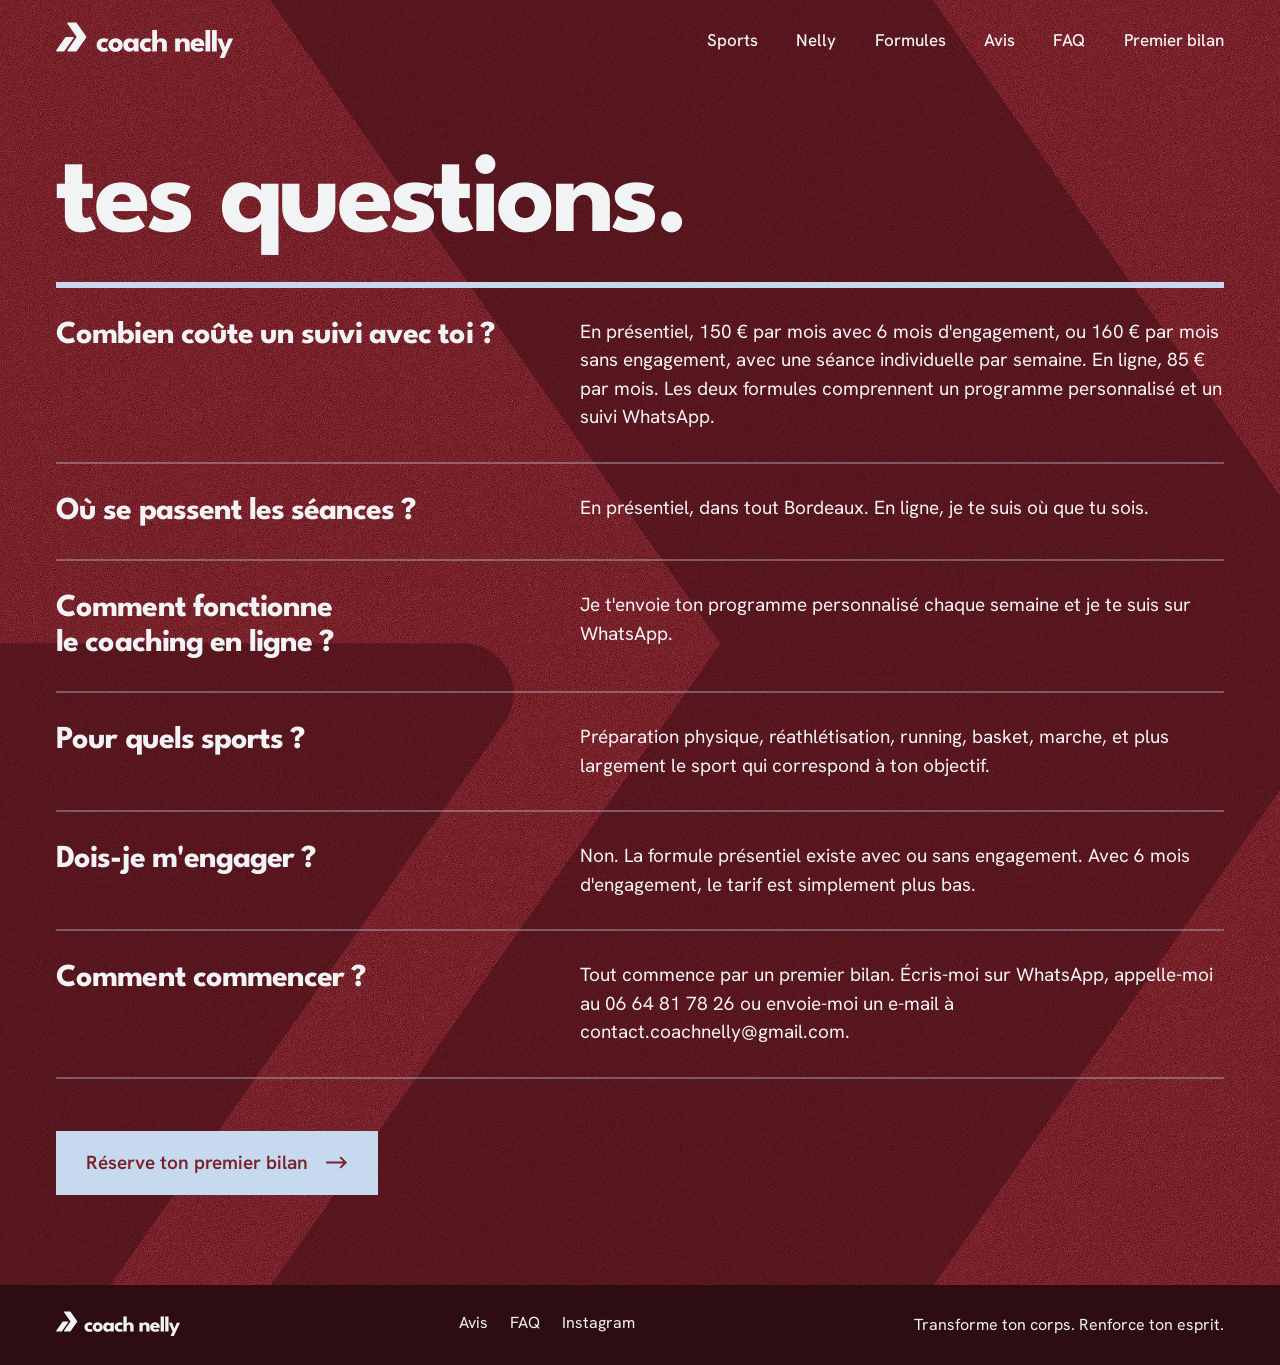
<file: faq.html>
<!doctype html>
<html lang="fr">
<head>
<meta charset="utf-8">
<meta name="robots" content="noindex">
<meta name="viewport" content="width=device-width, initial-scale=1, viewport-fit=cover">
<title>Questions sur le coaching sportif à Bordeaux | Coach Nelly</title>
<meta name="description" content="Tarifs, lieux, suivi en ligne, sports, engagement : les réponses de Nelly Monthenolle, coach sportive à Bordeaux, avant de commencer.">
<link rel="canonical" href="https://adriensmbr.github.io/coach-nelly/faq.html">
<meta property="og:type" content="website"><meta property="og:locale" content="fr_FR"><meta property="og:site_name" content="Coach Nelly"><meta property="og:title" content="Questions sur le coaching sportif à Bordeaux | Coach Nelly"><meta property="og:description" content="Tarifs, lieux, suivi en ligne, sports, engagement : les réponses de Nelly Monthenolle, coach sportive à Bordeaux, avant de commencer."><meta property="og:url" content="https://adriensmbr.github.io/coach-nelly/faq.html"><meta property="og:image" content="https://adriensmbr.github.io/coach-nelly/og-image.jpg"><meta property="og:image:width" content="1200"><meta property="og:image:height" content="630"><meta property="og:image:alt" content="Coach Nelly : transforme ton corps, renforce ton esprit"><meta name="twitter:card" content="summary_large_image">
<link rel="icon" href="favicon.ico" sizes="48x48"><link rel="icon" href="favicon.svg" type="image/svg+xml"><link rel="apple-touch-icon" href="apple-touch-icon.png"><link rel="manifest" href="site.webmanifest"><meta name="theme-color" content="#78222B">
<link rel="preload" href="fonts/league-spartan-700.woff2" as="font" type="font/woff2" crossorigin><link rel="preload" href="fonts/hanken-500.woff2" as="font" type="font/woff2" crossorigin><link rel="preload" href="img/matiere.webp" as="image" type="image/webp">
<link rel="stylesheet" href="style.css?v=17">
<script type="application/ld+json">{"@context":"https://schema.org","@type":"FAQPage","mainEntity":[{"@type":"Question","name":"Combien coûte un suivi avec toi ?","acceptedAnswer":{"@type":"Answer","text":"En présentiel, 150 € par mois avec 6 mois d'engagement, ou 160 € par mois sans engagement, avec une séance individuelle par semaine. En ligne, 85 € par mois. Les deux formules comprennent un programme personnalisé et un suivi WhatsApp."}},{"@type":"Question","name":"Où se passent les séances ?","acceptedAnswer":{"@type":"Answer","text":"En présentiel, dans tout Bordeaux. En ligne, je te suis où que tu sois."}},{"@type":"Question","name":"Comment fonctionne le coaching en ligne ?","acceptedAnswer":{"@type":"Answer","text":"Je t'envoie ton programme personnalisé chaque semaine et je te suis sur WhatsApp."}},{"@type":"Question","name":"Pour quels sports ?","acceptedAnswer":{"@type":"Answer","text":"Préparation physique, réathlétisation, running, basket, marche, et plus largement le sport qui correspond à ton objectif."}},{"@type":"Question","name":"Dois-je m'engager ?","acceptedAnswer":{"@type":"Answer","text":"Non. La formule présentiel existe avec ou sans engagement. Avec 6 mois d'engagement, le tarif est simplement plus bas."}},{"@type":"Question","name":"Comment commencer ?","acceptedAnswer":{"@type":"Answer","text":"Tout commence par un premier bilan. Écris-moi sur WhatsApp, appelle-moi au 06 64 81 78 26 ou envoie-moi un e-mail à contact.coachnelly@gmail.com."}}]}</script>
</head>
<body>
<svg width="0" height="0" style="position:absolute" aria-hidden="true"><symbol id="sym" viewBox="22.0 27.8 212.0 200.3"><path fill="currentColor" d="M87.22 130.22C88.2 128.83 89.8 128 91.5 128L139.27 128C143.49 128 145.96 132.75 143.54 136.21L80.74 225.93C79.76 227.32 78.17 228.15 76.47 228.15L28.69 228.15C24.47 228.15 22 223.4 24.42 219.94ZM101.62 36.06C99.2 32.6 101.67 27.85 105.89 27.85L162.01 27.85C163.72 27.85 165.31 28.68 166.29 30.07L232.74 125.01C234 126.8 234 129.2 232.74 130.99L166.29 225.93C165.31 227.32 163.72 228.15 162.01 228.15L105.89 228.15C101.67 228.15 99.2 223.4 101.62 219.94L165.98 128Z"/></symbol><symbol id="chv" viewBox="100 27.8 135 200.3"><path fill="currentColor" d="M101.62 36.06C99.2 32.6 101.67 27.85 105.89 27.85L162.01 27.85C163.72 27.85 165.31 28.68 166.29 30.07L232.74 125.01C234 126.8 234 129.2 232.74 130.99L166.29 225.93C165.31 227.32 163.72 228.15 162.01 228.15L105.89 228.15C101.67 228.15 99.2 223.4 101.62 219.94L165.98 128Z"/></symbol><symbol id="star" viewBox="0 0 24 24"><path fill="currentColor" d="M12 1.2l3.3 7 7.5 1-5.5 5.3 1.4 7.6L12 18.4l-6.7 3.7 1.4-7.6L1.200 9.200l7.500-1z"/></symbol></svg>
<a class="skip" href="#top">Aller au contenu</a>
<header class="top">
  <a href="index.html" aria-label="coach nelly, accueil"><svg class="lg" viewBox="0.0 -94.4 569.1 128.4" role="img" aria-label="coach nelly"><path fill="currentColor" d="M30.09 -45.17C30.54 -45.82 31.27 -46.2 32.06 -46.2L54.1 -46.2C56.04 -46.2 57.18 -44.01 56.07 -42.41L27.1 -1.03C26.65 -0.38 25.91 0 25.13 0L3.09 0C1.14 0 0 -2.19 1.12 -3.79ZM36.73 -88.61C35.61 -90.21 36.75 -92.4 38.7 -92.4L64.59 -92.4C65.37 -92.4 66.11 -92.02 66.56 -91.37L97.22 -47.58C97.8 -46.75 97.8 -45.65 97.22 -44.82L66.56 -1.03C66.11 -0.38 65.37 0 64.59 0L38.7 0C36.75 0 35.61 -2.19 36.73 -3.79L66.42 -46.2ZM154.26 -10.73Q157.1 -10.73 158.95 -11.71Q160.8 -12.7 161.44 -13.3L168.4 -2.98Q167.6 -2.33 165.65 -1.32Q163.7 -0.32 160.78 0.44Q157.85 1.2 154.12 1.2Q147.03 1.2 141.69 -1.48Q136.36 -4.17 133.38 -9.05Q130.41 -13.94 130.41 -20.55Q130.41 -27.21 133.38 -32.06Q136.36 -36.92 141.69 -39.58Q147.03 -42.25 154.12 -42.25Q157.78 -42.25 160.7 -41.48Q163.62 -40.71 165.64 -39.72Q167.65 -38.73 168.45 -38.03L161.35 -27.66Q161.01 -28 160.09 -28.64Q159.16 -29.28 157.71 -29.8Q156.26 -30.32 154.26 -30.32Q151.8 -30.32 149.67 -29.05Q147.54 -27.78 146.25 -25.58Q144.95 -23.39 144.95 -20.55Q144.95 -17.71 146.25 -15.49Q147.54 -13.27 149.67 -12Q151.8 -10.73 154.26 -10.73ZM191.5 1.2Q184.77 1.2 179.54 -1.57Q174.3 -4.35 171.33 -9.23Q168.35 -14.11 168.35 -20.4Q168.35 -26.69 171.33 -31.63Q174.3 -36.57 179.54 -39.41Q184.77 -42.25 191.5 -42.25Q198.22 -42.25 203.37 -39.41Q208.53 -36.57 211.44 -31.63Q214.36 -26.69 214.36 -20.4Q214.36 -14.11 211.44 -9.23Q208.53 -4.35 203.37 -1.57Q198.22 1.2 191.5 1.2ZM191.5 -11.31Q194.11 -11.31 196.01 -12.46Q197.91 -13.61 198.95 -15.7Q199.99 -17.78 199.99 -20.47Q199.99 -23.16 198.95 -25.26Q197.91 -27.36 196.01 -28.55Q194.11 -29.74 191.5 -29.74Q188.88 -29.74 186.95 -28.55Q185.03 -27.36 183.96 -25.26Q182.9 -23.16 182.9 -20.47Q182.9 -17.78 183.96 -15.7Q185.03 -13.61 186.95 -12.46Q188.88 -11.31 191.5 -11.31ZM250.07 0V-6.66Q249.63 -5.63 247.82 -3.73Q246.01 -1.84 243.01 -0.32Q240.01 1.2 235.97 1.2Q230.01 1.2 225.51 -1.72Q221 -4.64 218.5 -9.56Q216 -14.48 216 -20.5Q216 -26.52 218.5 -31.44Q221 -36.36 225.51 -39.31Q230.01 -42.25 235.97 -42.25Q239.87 -42.25 242.75 -41.02Q245.63 -39.78 247.45 -38.11Q249.27 -36.45 249.93 -35.06V-41.05H265.03V0ZM230.91 -20.5Q230.91 -17.68 232.21 -15.46Q233.51 -13.24 235.68 -11.98Q237.85 -10.73 240.47 -10.73Q243.22 -10.73 245.34 -12Q247.45 -13.26 248.66 -15.49Q249.87 -17.71 249.87 -20.5Q249.87 -23.29 248.66 -25.51Q247.45 -27.74 245.34 -29.03Q243.22 -30.32 240.47 -30.32Q237.85 -30.32 235.68 -29.04Q233.51 -27.76 232.21 -25.54Q230.91 -23.32 230.91 -20.5ZM292.96 -10.73Q295.8 -10.73 297.65 -11.71Q299.5 -12.7 300.14 -13.3L307.1 -2.98Q306.3 -2.33 304.35 -1.32Q302.4 -0.32 299.48 0.44Q296.55 1.2 292.82 1.2Q285.73 1.2 280.39 -1.48Q275.06 -4.17 272.08 -9.05Q269.11 -13.94 269.11 -20.55Q269.11 -27.21 272.08 -32.06Q275.06 -36.92 280.39 -39.58Q285.73 -42.25 292.82 -42.25Q296.48 -42.25 299.4 -41.48Q302.32 -40.71 304.34 -39.72Q306.35 -38.73 307.15 -38.03L300.05 -27.66Q299.71 -28 298.79 -28.64Q297.86 -29.28 296.41 -29.8Q294.96 -30.32 292.96 -30.32Q290.5 -30.32 288.37 -29.05Q286.24 -27.78 284.95 -25.58Q283.65 -23.39 283.65 -20.55Q283.65 -17.71 284.95 -15.49Q286.24 -13.27 288.37 -12Q290.5 -10.73 292.96 -10.73ZM337.89 -42.25Q342.22 -42.25 346.31 -40.51Q350.4 -38.77 353.05 -34.97Q355.7 -31.18 355.7 -25.05V0H340.48V-22.54Q340.48 -26.93 338.52 -29.17Q336.57 -31.41 333.17 -31.41Q330.91 -31.41 328.85 -30.22Q326.8 -29.03 325.51 -26.92Q324.23 -24.81 324.23 -22.04V0H308.99V-68.8H324.23V-35.01Q324.78 -36.67 326.72 -38.34Q328.65 -40 331.57 -41.13Q334.5 -42.25 337.89 -42.25ZM411.43 -42.25Q415.76 -42.25 419.85 -40.51Q423.94 -38.77 426.59 -34.97Q429.25 -31.18 429.25 -25.05V0H414.02V-22.54Q414.02 -26.93 411.92 -29.17Q409.82 -31.41 406.42 -31.41Q404.16 -31.41 402.18 -30.22Q400.19 -29.03 398.98 -26.92Q397.77 -24.81 397.77 -22.04V0H382.57V-41.05H397.77V-35.01Q398.32 -36.67 400.26 -38.34Q402.2 -40 405.13 -41.13Q408.05 -42.25 411.43 -42.25ZM446.17 -17.32Q446.35 -15.1 447.58 -13.39Q448.82 -11.68 451.05 -10.71Q453.27 -9.75 456.35 -9.75Q459.22 -9.75 461.56 -10.34Q463.9 -10.93 465.62 -11.84Q467.35 -12.75 468.27 -13.7L474.17 -4.3Q472.92 -2.95 470.66 -1.69Q468.4 -0.42 464.7 0.39Q461 1.2 455.35 1.2Q448.52 1.2 443.22 -1.35Q437.92 -3.9 434.9 -8.86Q431.87 -13.82 431.87 -20.97Q431.87 -26.97 434.5 -31.8Q437.12 -36.62 442.11 -39.44Q447.1 -42.25 454.15 -42.25Q460.85 -42.25 465.76 -39.8Q470.67 -37.35 473.35 -32.52Q476.02 -27.7 476.02 -20.52Q476.02 -20.12 476 -18.91Q475.97 -17.7 475.87 -17.32ZM461.74 -25.25Q461.69 -26.87 460.89 -28.45Q460.09 -30.02 458.49 -31.05Q456.9 -32.07 454.37 -32.07Q451.87 -32.07 450.16 -31.1Q448.45 -30.12 447.55 -28.57Q446.65 -27.02 446.52 -25.25ZM495.08 0H479.85V-68.8H495.08ZM516.08 0H500.85V-68.8H516.08ZM542.6 -13.17 553.69 -41.05H568.61L540.38 20.8H525.18L534.67 0L517.52 -41.05H532.67Z"/></svg></a>
  <nav aria-label="Menu"><a class="u" href="index.html#sports">Sports</a><a class="u" href="index.html#nelly">Nelly</a><a class="u" href="index.html#formules">Formules</a><a class="u" href="avis.html">Avis</a><a class="u" href="faq.html">FAQ</a><a class="u" href="index.html#bilan">Premier bilan</a></nav>
  <button class="mb" type="button" aria-expanded="false" aria-controls="sheet"><svg viewBox="0 0 135 200.3" aria-hidden="true"><use href="#chv"/></svg><span>menu</span></button>
</header>
<div class="sheet" id="sheet"><svg class="ton" viewBox="0 0 212 200.3" aria-hidden="true"><use href="#sym"/></svg>
<nav aria-label="Menu mobile"><ul><li style="--i:0"><a href="index.html#sports"><svg viewBox="0 0 135 200.3" aria-hidden="true"><use href="#chv"/></svg>sports</a></li><li style="--i:1"><a href="index.html#nelly"><svg viewBox="0 0 135 200.3" aria-hidden="true"><use href="#chv"/></svg>nelly</a></li><li style="--i:2"><a href="index.html#formules"><svg viewBox="0 0 135 200.3" aria-hidden="true"><use href="#chv"/></svg>formules</a></li><li style="--i:3"><a href="avis.html"><svg viewBox="0 0 135 200.3" aria-hidden="true"><use href="#chv"/></svg>avis</a></li><li style="--i:4"><a href="faq.html"><svg viewBox="0 0 135 200.3" aria-hidden="true"><use href="#chv"/></svg>faq</a></li><li style="--i:5"><a href="index.html#bilan"><svg viewBox="0 0 135 200.3" aria-hidden="true"><use href="#chv"/></svg>premier bilan</a></li></ul></nav>
<a class="btn" href="index.html#bilan">Réserve ton premier bilan<svg class="ar" viewBox="0 0 20 12" aria-hidden="true"><path d="M0 6h18M13 1l5 5-5 5" fill="none" stroke="currentColor" stroke-width="1.8"/></svg></a>
<div class="ct"><a href="tel:+33664817826">06 64 81 78 26</a><a href="mailto:contact.coachnelly@gmail.com">contact.coachnelly@gmail.com</a><a href="https://www.instagram.com/coach.nelly_/" rel="noopener">@coach.nelly_</a></div></div>
<main id="top">
<section class="page faq" aria-labelledby="h"><svg class="ton" viewBox="0 0 212 200.3" aria-hidden="true"><use href="#sym"/></svg>
  <h1 id="h" class="d">tes questions.</h1>
  <div class="qas"><div class="qa"><h2>Combien coûte un suivi avec toi&nbsp;?</h2><p>En présentiel, 150 € par mois avec 6 mois d'engagement, ou 160 € par mois sans engagement, avec une séance individuelle par semaine. En ligne, 85 € par mois. Les deux formules comprennent un programme personnalisé et un suivi WhatsApp.</p></div><div class="qa"><h2>Où se passent les séances&nbsp;?</h2><p>En présentiel, dans tout Bordeaux. En ligne, je te suis où que tu sois.</p></div><div class="qa"><h2>Comment fonctionne le coaching en ligne&nbsp;?</h2><p>Je t'envoie ton programme personnalisé chaque semaine et je te suis sur WhatsApp.</p></div><div class="qa"><h2>Pour quels sports&nbsp;?</h2><p>Préparation physique, réathlétisation, running, basket, marche, et plus largement le sport qui correspond à ton objectif.</p></div><div class="qa"><h2>Dois-je m'engager&nbsp;?</h2><p>Non. La formule présentiel existe avec ou sans engagement. Avec 6 mois d'engagement, le tarif est simplement plus bas.</p></div><div class="qa"><h2>Comment commencer&nbsp;?</h2><p>Tout commence par un premier bilan. Écris-moi sur WhatsApp, appelle-moi au 06 64 81 78 26 ou envoie-moi un e-mail à contact.coachnelly@gmail.com.</p></div></div>
  <a class="btn" href="index.html#bilan">Réserve ton premier bilan<svg class="ar" viewBox="0 0 20 12" aria-hidden="true"><path d="M0 6h18M13 1l5 5-5 5" fill="none" stroke="currentColor" stroke-width="1.8"/></svg></a>
</section>
</main>
<footer><svg class="lg" viewBox="0.0 -94.4 569.1 128.4" aria-hidden="true"><path fill="currentColor" d="M30.09 -45.17C30.54 -45.82 31.27 -46.2 32.06 -46.2L54.1 -46.2C56.04 -46.2 57.18 -44.01 56.07 -42.41L27.1 -1.03C26.65 -0.38 25.91 0 25.13 0L3.09 0C1.14 0 0 -2.19 1.12 -3.79ZM36.73 -88.61C35.61 -90.21 36.75 -92.4 38.7 -92.4L64.59 -92.4C65.37 -92.4 66.11 -92.02 66.56 -91.37L97.22 -47.58C97.8 -46.75 97.8 -45.65 97.22 -44.82L66.56 -1.03C66.11 -0.38 65.37 0 64.59 0L38.7 0C36.75 0 35.61 -2.19 36.73 -3.79L66.42 -46.2ZM154.26 -10.73Q157.1 -10.73 158.95 -11.71Q160.8 -12.7 161.44 -13.3L168.4 -2.98Q167.6 -2.33 165.65 -1.32Q163.7 -0.32 160.78 0.44Q157.85 1.2 154.12 1.2Q147.03 1.2 141.69 -1.48Q136.36 -4.17 133.38 -9.05Q130.41 -13.94 130.41 -20.55Q130.41 -27.21 133.38 -32.06Q136.36 -36.92 141.69 -39.58Q147.03 -42.25 154.12 -42.25Q157.78 -42.25 160.7 -41.48Q163.62 -40.71 165.64 -39.72Q167.65 -38.73 168.45 -38.03L161.35 -27.66Q161.01 -28 160.09 -28.64Q159.16 -29.28 157.71 -29.8Q156.26 -30.32 154.26 -30.32Q151.8 -30.32 149.67 -29.05Q147.54 -27.78 146.25 -25.58Q144.95 -23.39 144.95 -20.55Q144.95 -17.71 146.25 -15.49Q147.54 -13.27 149.67 -12Q151.8 -10.73 154.26 -10.73ZM191.5 1.2Q184.77 1.2 179.54 -1.57Q174.3 -4.35 171.33 -9.23Q168.35 -14.11 168.35 -20.4Q168.35 -26.69 171.33 -31.63Q174.3 -36.57 179.54 -39.41Q184.77 -42.25 191.5 -42.25Q198.22 -42.25 203.37 -39.41Q208.53 -36.57 211.44 -31.63Q214.36 -26.69 214.36 -20.4Q214.36 -14.11 211.44 -9.23Q208.53 -4.35 203.37 -1.57Q198.22 1.2 191.5 1.2ZM191.5 -11.31Q194.11 -11.31 196.01 -12.46Q197.91 -13.61 198.95 -15.7Q199.99 -17.78 199.99 -20.47Q199.99 -23.16 198.95 -25.26Q197.91 -27.36 196.01 -28.55Q194.11 -29.74 191.5 -29.74Q188.88 -29.74 186.95 -28.55Q185.03 -27.36 183.96 -25.26Q182.9 -23.16 182.9 -20.47Q182.9 -17.78 183.96 -15.7Q185.03 -13.61 186.95 -12.46Q188.88 -11.31 191.5 -11.31ZM250.07 0V-6.66Q249.63 -5.63 247.82 -3.73Q246.01 -1.84 243.01 -0.32Q240.01 1.2 235.97 1.2Q230.01 1.2 225.51 -1.72Q221 -4.64 218.5 -9.56Q216 -14.48 216 -20.5Q216 -26.52 218.5 -31.44Q221 -36.36 225.51 -39.31Q230.01 -42.25 235.97 -42.25Q239.87 -42.25 242.75 -41.02Q245.63 -39.78 247.45 -38.11Q249.27 -36.45 249.93 -35.06V-41.05H265.03V0ZM230.91 -20.5Q230.91 -17.68 232.21 -15.46Q233.51 -13.24 235.68 -11.98Q237.85 -10.73 240.47 -10.73Q243.22 -10.73 245.34 -12Q247.45 -13.26 248.66 -15.49Q249.87 -17.71 249.87 -20.5Q249.87 -23.29 248.66 -25.51Q247.45 -27.74 245.34 -29.03Q243.22 -30.32 240.47 -30.32Q237.85 -30.32 235.68 -29.04Q233.51 -27.76 232.21 -25.54Q230.91 -23.32 230.91 -20.5ZM292.96 -10.73Q295.8 -10.73 297.65 -11.71Q299.5 -12.7 300.14 -13.3L307.1 -2.98Q306.3 -2.33 304.35 -1.32Q302.4 -0.32 299.48 0.44Q296.55 1.2 292.82 1.2Q285.73 1.2 280.39 -1.48Q275.06 -4.17 272.08 -9.05Q269.11 -13.94 269.11 -20.55Q269.11 -27.21 272.08 -32.06Q275.06 -36.92 280.39 -39.58Q285.73 -42.25 292.82 -42.25Q296.48 -42.25 299.4 -41.48Q302.32 -40.71 304.34 -39.72Q306.35 -38.73 307.15 -38.03L300.05 -27.66Q299.71 -28 298.79 -28.64Q297.86 -29.28 296.41 -29.8Q294.96 -30.32 292.96 -30.32Q290.5 -30.32 288.37 -29.05Q286.24 -27.78 284.95 -25.58Q283.65 -23.39 283.65 -20.55Q283.65 -17.71 284.95 -15.49Q286.24 -13.27 288.37 -12Q290.5 -10.73 292.96 -10.73ZM337.89 -42.25Q342.22 -42.25 346.31 -40.51Q350.4 -38.77 353.05 -34.97Q355.7 -31.18 355.7 -25.05V0H340.48V-22.54Q340.48 -26.93 338.52 -29.17Q336.57 -31.41 333.17 -31.41Q330.91 -31.41 328.85 -30.22Q326.8 -29.03 325.51 -26.92Q324.23 -24.81 324.23 -22.04V0H308.99V-68.8H324.23V-35.01Q324.78 -36.67 326.72 -38.34Q328.65 -40 331.57 -41.13Q334.5 -42.25 337.89 -42.25ZM411.43 -42.25Q415.76 -42.25 419.85 -40.51Q423.94 -38.77 426.59 -34.97Q429.25 -31.18 429.25 -25.05V0H414.02V-22.54Q414.02 -26.93 411.92 -29.17Q409.82 -31.41 406.42 -31.41Q404.16 -31.41 402.18 -30.22Q400.19 -29.03 398.98 -26.92Q397.77 -24.81 397.77 -22.04V0H382.57V-41.05H397.77V-35.01Q398.32 -36.67 400.26 -38.34Q402.2 -40 405.13 -41.13Q408.05 -42.25 411.43 -42.25ZM446.17 -17.32Q446.35 -15.1 447.58 -13.39Q448.82 -11.68 451.05 -10.71Q453.27 -9.75 456.35 -9.75Q459.22 -9.75 461.56 -10.34Q463.9 -10.93 465.62 -11.84Q467.35 -12.75 468.27 -13.7L474.17 -4.3Q472.92 -2.95 470.66 -1.69Q468.4 -0.42 464.7 0.39Q461 1.2 455.35 1.2Q448.52 1.2 443.22 -1.35Q437.92 -3.9 434.9 -8.86Q431.87 -13.82 431.87 -20.97Q431.87 -26.97 434.5 -31.8Q437.12 -36.62 442.11 -39.44Q447.1 -42.25 454.15 -42.25Q460.85 -42.25 465.76 -39.8Q470.67 -37.35 473.35 -32.52Q476.02 -27.7 476.02 -20.52Q476.02 -20.12 476 -18.91Q475.97 -17.7 475.87 -17.32ZM461.74 -25.25Q461.69 -26.87 460.89 -28.45Q460.09 -30.02 458.49 -31.05Q456.9 -32.07 454.37 -32.07Q451.87 -32.07 450.16 -31.1Q448.45 -30.12 447.55 -28.57Q446.65 -27.02 446.52 -25.25ZM495.08 0H479.85V-68.8H495.08ZM516.08 0H500.85V-68.8H516.08ZM542.6 -13.17 553.69 -41.05H568.61L540.38 20.8H525.18L534.67 0L517.52 -41.05H532.67Z"/></svg><nav aria-label="Pied de page"><a class="u" href="avis.html">Avis</a><a class="u" href="faq.html">FAQ</a><a class="u" href="https://www.instagram.com/coach.nelly_/" rel="noopener">Instagram</a></nav><p>Transforme ton corps. Renforce ton esprit.</p></footer>
<script src="menu.js?v=17" defer></script>
</body>
</html>
</file>
<file: style.css>
@font-face{font-family:"League Spartan";src:url(fonts/league-spartan-700.woff2) format("woff2");font-weight:700;font-display:swap}
@font-face{font-family:"Hanken Grotesk";src:url(fonts/hanken-400.woff2) format("woff2");font-weight:400;font-display:swap}
@font-face{font-family:"Hanken Grotesk";src:url(fonts/hanken-500.woff2) format("woff2");font-weight:500;font-display:swap}
@font-face{font-family:"Hanken Grotesk";src:url(fonts/hanken-600.woff2) format("woff2");font-weight:600;font-display:swap}
:root{--blanc:#F1F3F5;--bleu:#C7D9EF;--bordeaux:#78222B;--nuit:#2E0D12;--t:"League Spartan",system-ui,sans-serif;--b:"Hanken Grotesk",system-ui,sans-serif;--gut:clamp(20px,4.4vw,64px);--out:cubic-bezier(.23,1,.32,1);--nav:84px;--top:calc(var(--nav) + env(safe-area-inset-top));color-scheme:dark}
/* Une matiere bordeaux, le symbole ton sur ton, le bleu pour les accents. Coins droits, aucune carte. */
*{box-sizing:border-box}html{scroll-behavior:smooth;scrollbar-color:#78222B #2E0D12}
body{margin:0;background:#78222B url(img/matiere.webp) 0 0/460px;color:var(--blanc);font:400 19px/1.5 var(--b);-webkit-font-smoothing:antialiased;overflow-x:clip}
::selection{background:var(--bleu);color:var(--bordeaux)}
a{color:inherit}p,ul,h1,h2,h3,figure{margin:0;padding:0}ul{list-style:none}svg,img{display:block}
:focus-visible{outline:3px solid var(--blanc);outline-offset:4px}
.d{font-family:var(--t);font-weight:700;letter-spacing:-.04em;line-height:.98}
.skip{position:absolute;left:-999px}.skip:focus{left:var(--gut);top:12px;z-index:9}
/* entete */
.top{position:absolute;inset:0 0 auto;z-index:3;height:var(--nav);padding:0 var(--gut);display:flex;align-items:center;justify-content:space-between;gap:24px}
.lg{height:40px;width:auto}.top nav{display:flex;gap:clamp(20px,3vw,44px);font-weight:500;font-size:17px}
.u{text-decoration:none;background:linear-gradient(currentColor,currentColor) 0 100%/0 2px no-repeat;padding-bottom:3px;transition:background-size 220ms var(--out)}
@media (hover:hover) and (pointer:fine){.u:hover{background-size:100% 2px}}
.sheet{display:none}
/* bouton unique : carre, bleu */
.btn{position:relative;overflow:hidden;display:inline-flex;align-items:center;gap:18px;min-height:64px;padding:0 30px;background:var(--bleu);color:var(--bordeaux);font:600 19px/1 var(--b);text-decoration:none;transition:color 200ms ease;isolation:isolate}
.btn::before{content:"";position:absolute;inset:0;z-index:-1;background:var(--nuit);clip-path:polygon(0 0,0 0,-22% 100%,0 100%);transition:clip-path 340ms var(--out)}
.ar{width:22px;height:13px;transition:transform 200ms var(--out)}

@media (hover:hover) and (pointer:fine){.btn:hover{color:var(--blanc)}.btn:hover::before{clip-path:polygon(0 0,122% 0,100% 100%,0 100%)}.btn:hover .ar{transform:translateX(5px)}}
/* heros */
.hero{position:relative;min-height:100svh;padding:calc(var(--nav) + clamp(16px,4vh,48px)) var(--gut) clamp(36px,7vh,64px);display:flex;flex-direction:column;justify-content:space-between;gap:32px;overflow:clip}
.hero::before{content:"";position:absolute;inset:0;background:radial-gradient(120% 110% at 28% 18%,transparent 45%,rgba(46,13,18,.32))}
.hero>*{position:relative}
.hero .hl{position:absolute;inset:0;transform-origin:100% 100%;will-change:transform}
/* le symbole ton sur ton : fonce la matiere sans cacher son grain */
.ton{position:absolute;color:#3F0D15;opacity:.55;aspect-ratio:212/200.3;max-width:none;pointer-events:none}.hl .ton{height:150%;top:-25%;right:-7.4%}
.js h1 i{animation:none}.js .foot{animation:none}
.ch{display:inline-block;will-change:transform}.w{display:inline-block;white-space:nowrap}
/* le depart */
.start{display:none}.js .start{display:grid;position:fixed;inset:0;z-index:40;background:var(--nuit);place-items:center;overflow:hidden;color:var(--bleu);animation:gone 0s 3.2s forwards}.start svg{width:min(34vw,420px);height:auto}
@keyframes gone{to{visibility:hidden}}
/* la lumiere rasante */
.spot{position:fixed;left:0;top:0;width:900px;height:900px;margin:-450px 0 0 -450px;z-index:4;pointer-events:none;mix-blend-mode:soft-light;background:radial-gradient(closest-side,rgba(226,234,250,.6),rgba(226,234,250,0));opacity:0;transition:opacity .4s}
/* la course : la progression */
.run{position:fixed;top:0;bottom:0;right:clamp(12px,1.5vw,24px);width:3px;z-index:5;background:var(--bleu);opacity:.4;pointer-events:none}
.run svg{position:absolute;left:50%;top:0;width:30px;height:auto;margin:-13px 0 0 -15px;transform:rotate(90deg);color:var(--bleu);filter:drop-shadow(0 2px 3px rgba(0,0,0,.35))}
/* la bande */
.band{position:relative;z-index:2;background:var(--bleu);color:var(--bordeaux);overflow:hidden;padding:18px 0}.band div{display:flex;width:max-content;will-change:transform}.band span{display:inline-flex;align-items:center;gap:34px;padding-right:34px;font:700 clamp(34px,4.4vw,64px)/1 var(--t);letter-spacing:-.035em;white-space:nowrap}.band svg{height:.72em;width:auto}
h1{font-size:clamp(58px,min(9.4vw,16.5vh),168px)}
h1>span{display:block;overflow:clip;padding-bottom:.08em;margin-bottom:-.08em}h1 i{display:block;font-style:normal;animation:rise 800ms var(--out) both}
h1 span:nth-child(2n) i{color:var(--bleu)}h1 span:nth-child(2) i{animation-delay:70ms}h1 span:nth-child(3) i{animation-delay:140ms}h1 span:nth-child(4) i{animation-delay:210ms}
.foot{display:flex;flex-direction:column;gap:22px;align-items:flex-start;max-width:30em;animation:fade 700ms 380ms ease-out both}.foot p{font-size:clamp(19px,1.7vw,23px);line-height:1.4}
@keyframes rise{from{transform:translateY(104%)}}@keyframes fade{from{opacity:0}}
/* couloirs */
.lane{position:relative;padding:clamp(72px,12vh,120px) var(--gut);min-height:100svh;display:grid;grid-template-columns:minmax(0,1fr);overflow:clip;align-content:center}
.lane::before{content:"";position:absolute;inset:0 0 auto;height:6px;background:var(--bleu);z-index:1;transform:scaleX(var(--ln,1));transform-origin:0 50%}
.lane .ton{height:150%;top:-25%;right:-7.4%}.lane>div{position:relative}
#formules{min-height:0;padding-top:clamp(96px,16vh,150px);padding-bottom:clamp(96px,16vh,150px)}
#formules::after{content:"";position:absolute;inset:0;background:rgba(46,13,18,.74);z-index:0}#formules>div{z-index:1}
h2{font:600 clamp(22px,1.9vw,26px)/1.3 var(--b);margin-bottom:clamp(20px,4vh,40px)}
.big li{font:700 clamp(46px,min(7.6vw,12.5vh),128px)/1.03 var(--t);letter-spacing:-.04em}.big li:last-child{color:var(--bleu)}
.js .big li{color:rgba(241,243,245,.3);transition:color 260ms ease,transform 420ms var(--out)}.js .big li.on{color:var(--blanc);transform:translateX(clamp(10px,2vw,30px))}.js .big li.on:last-child{color:var(--bleu)}
/* nelly : la seule photo */
.nelly{position:relative;min-height:100svh;background:var(--nuit);color:var(--blanc);display:flex;align-items:flex-start;justify-content:flex-start;padding:clamp(72px,12vh,120px) var(--gut);overflow:clip}
.nelly img{position:absolute;inset:0;width:100%;height:100%;object-fit:cover;object-position:70% 30%;transform:scale(1.17);transform-origin:0 0}
.nelly::before{content:"";position:absolute;inset:0 0 auto;height:6px;background:var(--bleu);z-index:2}
.nelly div{position:relative;width:min(42%,600px)}.nelly h2{font:700 clamp(46px,5.4vw,84px)/.98 var(--t);letter-spacing:-.04em;margin-bottom:22px}.nelly p{font-weight:500}
/* formules */
.offers{display:grid;grid-template-columns:minmax(0,1fr) 6px minmax(0,1fr);gap:clamp(24px,4vw,64px)}
.vl{background:var(--bleu)}
.of h3{font:600 clamp(22px,1.9vw,26px)/1.3 var(--b);margin-bottom:6px}
.pr{font:700 clamp(64px,min(7.4vw,15vh),124px)/1 var(--t);letter-spacing:-.045em;white-space:nowrap}.pr small{display:block;font:500 19px/1.4 var(--b);letter-spacing:0;margin-top:6px}
.of ul{margin-top:18px}.of li{padding:6px 0}.of .n{margin-top:12px;max-width:24em}
/* bilan */
.close{min-height:88svh}.close .big2{font-size:clamp(58px,min(10vw,17vh),172px)}
.ways{display:grid;gap:6px;margin:clamp(24px,5vh,44px) 0;font:700 clamp(23px,3vw,42px)/1.3 var(--t);letter-spacing:-.025em}.ways a{width:fit-content;overflow-wrap:anywhere}
footer{background:var(--nuit);padding:26px var(--gut);display:flex;justify-content:space-between;align-items:center;gap:20px;flex-wrap:wrap;font-size:16px}footer .lg{height:28px}
@media (max-width:820px){
  :root{--nav:60px}.top nav{display:none}.lg{height:30px}.js .start{display:none}
  .hl .ton{height:auto;width:175%;top:auto;bottom:-14%;right:-62%}.run,.spot{display:none}.band{padding:12px 0}body{background-size:300px}.hero{justify-content:flex-start;gap:28px}h1{font-size:clamp(54px,16.4vw,120px)}.foot{max-width:none}
  .lane{align-content:start;min-height:0;padding-top:72px;padding-bottom:88px}.lane .ton{height:auto;width:175%;top:auto;bottom:-14%;right:-62%}
  .big li{font-size:clamp(40px,12.4vw,84px)}
  .nelly{display:block;padding:0;min-height:0;background:none;color:var(--blanc)}.nelly img{position:static;width:100%;height:68vw;object-position:72% 30%;transform:none}.nelly div{width:auto;padding:36px var(--gut) 56px}.nelly h2{font-size:clamp(46px,13vw,80px)}
  .offers{grid-template-columns:minmax(0,1fr);gap:40px}.vl{display:none}.pr{font-size:clamp(64px,19vw,120px)}
  .close .big2{font-size:clamp(54px,15.6vw,110px)}.close{min-height:0}.btn{width:100%;max-width:480px;justify-content:space-between}.btn{padding:0 22px;font-size:17.5px;white-space:nowrap}
}
@media (prefers-reduced-motion:reduce){html{scroll-behavior:auto}*,*::before{animation:none!important;transition:none!important}}
[hidden]{display:none!important}
/* sports : le texte reste en place pendant le defilement, sans epinglage JS donc sans decalage */
@media (min-width:821px){.js #sports{display:block;align-content:start;height:220svh;padding:0}.js #sports>div{position:sticky;top:0;min-height:100svh;display:flex;flex-direction:column;justify-content:center;padding:clamp(72px,12vh,120px) var(--gut)}}
/* premier bilan : la phrase est le formulaire */
.goal{display:flex;flex-wrap:wrap;align-items:baseline;gap:14px 18px;margin:clamp(24px,5vh,44px) 0 clamp(20px,4vh,34px);max-width:1120px}.goal label{font:700 clamp(34px,5vw,76px)/1.1 var(--t);letter-spacing:-.04em}
.goal input{flex:1 1 300px;min-width:0;border:0;border-bottom:5px solid var(--bleu);border-radius:0;background:none;color:var(--bleu);caret-color:var(--blanc);padding:0 0 6px;font:700 clamp(34px,5vw,76px)/1.1 var(--t);letter-spacing:-.04em;outline:0}.goal input::placeholder{color:var(--bleu);opacity:.62}.goal input:focus{border-bottom-color:var(--blanc)}
.goal .btn{flex:none;border:0;cursor:pointer}
/* page faq : du texte, rien d'autre */
.faq{min-height:0}.faq h1{font-size:clamp(54px,min(9vw,15vh),130px);margin-bottom:clamp(28px,6vh,52px)}
.qas{border-top:6px solid var(--bleu);margin-bottom:clamp(32px,6vh,52px)}
.qa{display:grid;grid-template-columns:minmax(0,5fr) minmax(0,7fr);gap:10px clamp(28px,5vw,80px);padding:clamp(20px,3.4vh,30px) 0;border-bottom:2px solid rgba(199,217,239,.35)}
.qa h2{margin:0;font:700 clamp(25px,2.5vw,36px)/1.1 var(--t);letter-spacing:-.03em;text-wrap:balance}.qa p{max-width:36em}
@media (max-width:820px){.qa{grid-template-columns:minmax(0,1fr)}}
/* bandeau toujours visible */
html{scroll-padding-top:var(--top)}
.top{position:fixed;inset:0 0 auto;z-index:33;height:var(--top);padding-top:env(safe-area-inset-top);transition:background-color 200ms ease}.top.on{background:var(--nuit)}.top.open{background:none}
.top nav .u[aria-current]{background-size:100% 2px}
.mb{display:none}
/* pied de page */
footer nav{display:flex;gap:22px;flex-wrap:wrap}
/* pages simples : avis, erreur */
.page{min-height:100svh;padding:calc(var(--nav) + clamp(28px,7vh,72px)) var(--gut) clamp(56px,10vh,96px);position:relative;overflow:clip}
.page .ton{height:150%;top:-25%;right:-7.4%}.page>*:not(.ton){position:relative}
.page h1{font-size:clamp(54px,min(9vw,15vh),150px);margin-bottom:22px}.page h1 span{display:block;overflow:visible;margin:0;padding:0}.page .lead{font-size:clamp(19px,1.7vw,23px);max-width:32em}
.wall{display:grid;grid-template-columns:repeat(auto-fit,minmax(min(100%,340px),1fr));gap:0 28px;margin-top:clamp(28px,5vh,48px);border-top:6px solid var(--bleu)}
/* avis : un film au defilement, sans JS ou sans animation les avis se lisent en liste */
.stars{display:flex;gap:5px;margin-bottom:16px;color:var(--bleu)}.stars svg{width:clamp(24px,2vw,30px);height:auto}
.film{padding:calc(var(--top) + 40px) var(--gut) 72px}.scene{display:none}
.rv{margin-bottom:56px;max-width:760px}.rv h1,.rv h2{font:700 clamp(46px,min(6.6vw,11vh),92px)/1 var(--t);letter-spacing:-.04em;margin:0 0 14px}.note{font-weight:600;color:var(--bleu)}.hint{display:none}
.rv blockquote{margin:0 0 18px;font:700 clamp(30px,min(3.7vw,7vh),58px)/1.06 var(--t);letter-spacing:-.035em;text-wrap:pretty}.av{color:rgba(241,243,245,.66)}
.who{font-size:clamp(16px,1.2vw,18px);font-weight:500}.tag{display:inline-block;margin-left:10px;padding:3px 7px 2px;background:var(--bleu);color:var(--bordeaux);font:600 13px/1 var(--b)}
.fx .film{padding:0;height:calc(100svh*9)}
.fx .stage{position:sticky;top:var(--top);height:calc(100svh - var(--top));overflow:hidden}
.fx .scene{display:block;position:absolute;inset:0;width:100%;height:100%}
#sil{fill:var(--bleu)}#slash{fill:var(--bleu);opacity:0}#trail{stroke:var(--bleu);stroke-width:3;stroke-linecap:round;opacity:0}#ticks{stroke:var(--bleu);stroke-width:4;stroke-linecap:round;opacity:0}
.det{opacity:0}.det path,.det polygon{fill:none;stroke:var(--bordeaux);stroke-width:5;stroke-linecap:round;stroke-linejoin:round}.det polygon,.det .f{fill:var(--bordeaux)}.det .thin{stroke-width:3.5}.det polygon,.det .f{stroke-width:2}
.hp{opacity:0}.hp path,.hp rect{fill:none;stroke:var(--bleu);stroke-width:4;stroke-linejoin:round;stroke-linecap:round;vector-effect:non-scaling-stroke}
.fx .rv{position:absolute;top:50%;margin:0;width:44%;max-width:none;translate:0 -50%;opacity:0;visibility:hidden}
.fx .rv.g{left:var(--gut)}.fx .rv.d{right:var(--gut)}
.fx .intro{opacity:1;visibility:visible}.fx .hint{display:block;margin-top:clamp(20px,5vh,44px);font-weight:600}
.end .btn{margin-top:clamp(12px,3vh,24px)}
/* telephone : menu plein ecran ouvert depuis le bandeau */
@media (max-width:820px){
  .mb{appearance:none;border:0;background:none;color:var(--blanc);min-height:48px;padding:0;display:flex;align-items:center;gap:9px;font:600 18px/1 var(--b);cursor:pointer;-webkit-tap-highlight-color:transparent}
  .mb svg{width:15px;height:auto;color:var(--bleu);transition:transform 280ms var(--out)}.mb[aria-expanded=true] svg{transform:rotate(90deg)}
  .sheet{display:flex;flex-direction:column;justify-content:space-between;gap:22px;position:fixed;inset:0;z-index:31;overflow:hidden auto;overscroll-behavior:contain;padding:calc(var(--top) + 26px) var(--gut) calc(env(safe-area-inset-bottom) + 28px);background:#78222B url(img/matiere.webp) 0 0/300px;visibility:hidden;clip-path:polygon(0 0,0 0,-40% 0,-40% 0);transition:clip-path 300ms var(--out),visibility 0s 300ms}
  .sheet.on{visibility:visible;clip-path:polygon(-40% 0,140% 0,100% 100%,-40% 100%);transition:clip-path 480ms var(--out),visibility 0s}
  .sheet .ton{position:fixed;height:auto;width:175%;top:auto;bottom:-14%;right:-62%}.sheet>*:not(.ton){position:relative}
  .sheet ul{display:grid;gap:clamp(0px,.6svh,8px)}.sheet li{overflow:clip;padding-bottom:.08em}
  .sheet li a{display:flex;align-items:center;width:fit-content;min-height:48px;text-decoration:none;font:700 clamp(40px,min(14vw,8.6svh),76px)/1.02 var(--t);letter-spacing:-.04em;transform:translateY(106%);transition:transform 200ms ease-out}
  .sheet.on li a{transform:none;transition:transform 560ms var(--out);transition-delay:calc(90ms + var(--i)*45ms)}
  .sheet li a svg{width:0;height:.56em;color:var(--bleu);opacity:0}.sheet li a[aria-current]{color:var(--bleu)}.sheet li a[aria-current] svg{width:auto;margin-right:.24em;opacity:1}
  .sheet .btn{width:100%;max-width:none;justify-content:space-between}
  .sheet .ct{display:grid;gap:4px;font-weight:500;font-size:18px;opacity:0;transition:opacity 180ms ease}.sheet.on .ct{opacity:1;transition:opacity 400ms 320ms ease}.sheet .ct a{text-decoration:none;min-height:34px;display:flex;align-items:center;width:fit-content;overflow-wrap:anywhere}
  .page{min-height:0}.page .ton{height:auto;width:175%;top:auto;bottom:-14%;right:-62%}
  .fx .rv{top:48%;left:var(--gut)!important;right:var(--gut)!important;width:auto;translate:none}.fx .intro{top:30px}.fx .end{top:48%}.rv blockquote{font-size:clamp(28px,8vw,44px)}
  .who .tag{display:block;width:fit-content;margin:7px 0 0}
  footer{flex-direction:column;align-items:flex-start}
}
@media (prefers-reduced-motion:reduce){.sheet,.sheet.on,.sheet li a,.sheet.on li a,.sheet .ct,.sheet.on .ct{transition:none!important}}
</file>
